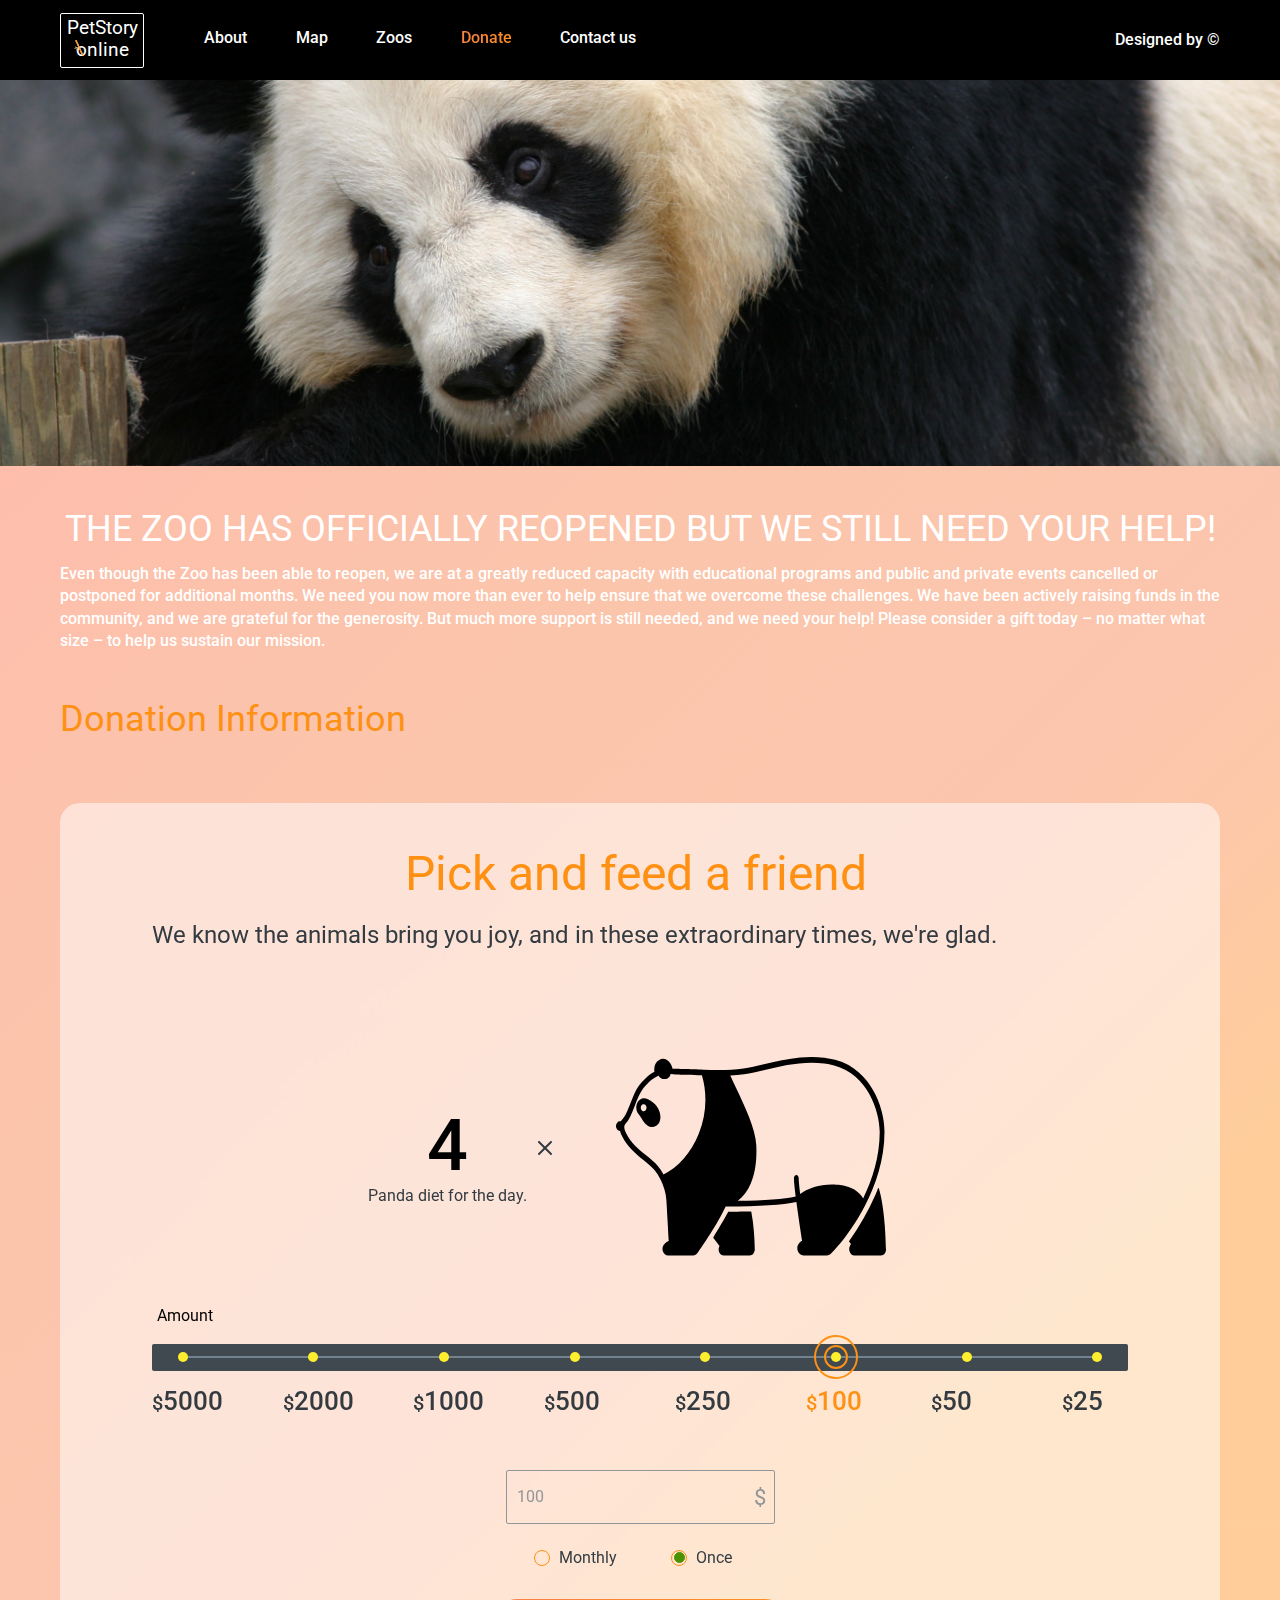
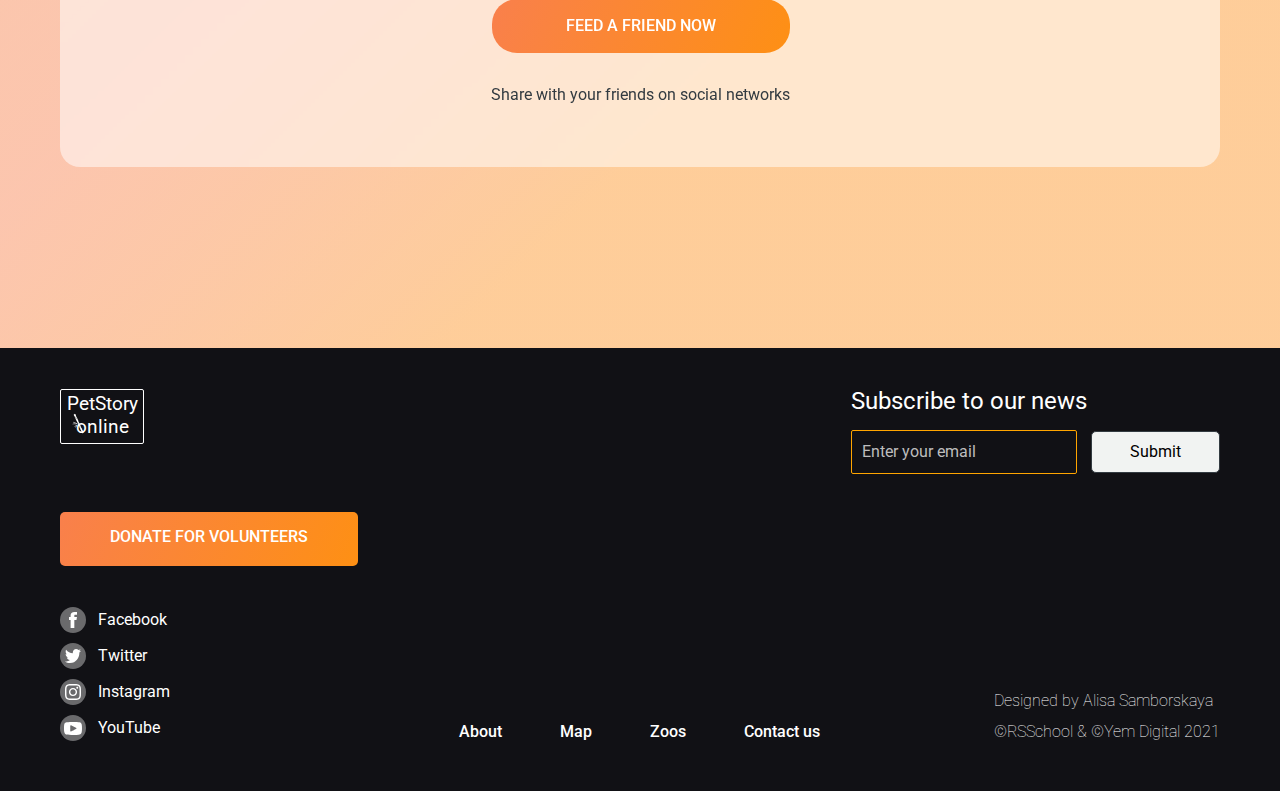
<file: online-zoo/pages/donate/index.html>
<!DOCTYPE html>
<html lang="en">
<head>
    <meta charset="UTF-8">
    <meta http-equiv="X-UA-Compatible" content="IE=edge">
    <meta name="viewport" content="width=device-width, initial-scale=1.0">
    <title>Donate</title>
    <link rel="shortcut icon" href="../../assets/icons/favicon.ico" type="image/x-icon">
    <link href="https://fonts.googleapis.com/css2?family=Roboto:wght@100;300;400;500;700&display=swap" rel="stylesheet">
    <link rel="stylesheet" href="css/normalize.css">
    <link rel="stylesheet" href="css/style.css">
</head>
<body>
    <header class="header">
        <div class="container">
            <div class="header__wrapper">
                <div class="header__navigation">
                    <h1 class="header__logo">
                        <a href="../main/index.html" class="header__logo_link">
                            PetStory online
                            <img class="header__logo_img" src="../../assets/icons/bamboo_popup.svg" alt="bamboo">
                        </a>
                    </h1>

                    <nav class="nav">
                        <ul class="nav__wrapper">
                            <li class="nav__item">
                                <a href="../main/index.html" class="nav__link">About</a>
                            </li>
                            <li class="nav__item">
                                <a href="#" class="nav__link">Map</a>
                            </li>
                            <li class="nav__item">
                                <a href="#" class="nav__link">Zoos</a>
                            </li>
                            <li class="nav__item">
                                <a href="../donate/index.html" class="nav__link nav__link_active">Donate</a>
                            </li>
                            <li class="nav__item">
                                <a href="#social" class="nav__link">Contact us</a>
                            </li>
                            <li class="nav__item nav__item_designed">
                                <a href="https://www.figma.com/file/ypzT9idgAILaSRVRmDAJxn/online-zoo-3-weeks" class="nav__link">Designed by ©</a>
                            </li>
                        </ul>
                    </nav>
                </div>
    
                <a href="https://www.figma.com/file/ypzT9idgAILaSRVRmDAJxn/online-zoo-3-weeks" class="header__designed">Designed by ©</a>

                <div class="burger">
                    <div class="burger__wrapper">
                        <div class="burger__item burger__first"></div>
                        <div class="burger__item burger__second"></div>
                        <div class="burger__item burger__third"></div>
                    </div>
                </div>
            </div>
        </div>
    </header>

    <div class="panda"></div>

    <section class="donate">
        <div class="container">
            <h2 class="donate__title">THE ZOO HAS OFFICIALLY REOPENED BUT WE STILL NEED YOUR HELP!</h2>
            <div class="donate__text">Even though the Zoo has been able to reopen, we are at a greatly reduced capacity with educational programs and public and private events cancelled or postponed for additional months. We need you now more than ever to help ensure that we overcome these challenges. We have been actively raising funds in the community, and we are grateful for the generosity.  But much more support is still needed, and we need your help! Please consider a gift today &ndash; no matter what size &ndash; to help us sustain our mission.</div>
            <div class="donate__info">Donation Information</div>
            <div class="block">
                <div class="block__container">
                    <div class="block__title">Pick and feed a friend</div>
                    <div class="block__text">We know the animals bring you joy, and in these extraordinary times, we're glad.</div>
                    <div class="block__wrapper">
                        <div class="block__diet">
                            <div class="block__diet_day">4</div>
                            <div class="block__diet_text">Panda diet for the day.</div>
                        </div>
                        <img src="../../assets/icons/x_icon.svg" alt="x" class="block__x">
                        <div class="block__panda">
                            <img src="../../assets/icons/panda_widget_small.svg" alt="panda" class="block__panda_small">
                            <img src="../../assets/icons/panda-widget.svg" alt="panda" class="block__panda_img">
                        </div>
                    </div>
                    <div class="block__amount">Amount</div>
                    <div class="progress">
                        <div class="progress__wrapper">
                            <div class="progress__bg">
                                <div class="progress__line"></div>
                            </div>
                            <div class="progress__box">
                                <div class="progress__btns">
                                    <div class="progress__btns_btn progress__btns_5000"></div>
                                </div>
                                <div class="progress__btns">
                                    <div class="progress__btns_btn progress__btns_2000"></div>
                                </div>
                                <div class="progress__btns">
                                    <div class="progress__btns_btn progress__btns_1000"></div>
                                </div>
                                <div class="progress__btns">
                                    <div class="progress__btns_btn progress__btns_500"></div>
                                </div>
                                <div class="progress__btns">
                                    <div class="progress__btns_btn progress__btns_250"></div>
                                </div>
                                <div class="progress__btns progress__btns_btn__activ">
                                    <div class="progress__btns_btn progress__btns_100"></div>
                                </div>
                                <div class="progress__btns">
                                    <div class="progress__btns_btn progress__btns_50"></div>
                                </div>
                                <div class="progress__btns progress__btns_25">
                                    <div class="progress__btns_btn"></div>
                                </div>
                            </div>
                            <div class="progress__container">
                                <div class="progress__item progress__item_5000"><span>$</span>5000</div>
                                <div class="progress__item progress__item_2000"><span>$</span>2000</div>
                                <div class="progress__item progress__item_1000"><span>$</span>1000</div>
                                <div class="progress__item progress__item_500"><span>$</span>500</div>
                                <div class="progress__item progress__item_250"><span>$</span>250</div>
                                <div class="progress__item progress__item_activ progress__item_100"><span>$</span>100</div>
                                <div class="progress__item progress__item_50"><span>$</span>50</div>
                                <div class="progress__item progress__item_25"><span>$</span>25</div>
                            </div>
                        </div>
                    </div>
                    <form action="#" class="progress__form">
                        <input type="number" class="progress__field" placeholder="Another amount" max="9999" value="100">
                        <div class="progress__dollar">$</div>
                        <div class="progress__radiobuttons">
                            <div class="progress__radio">
                                <input class="progress__radio_input" type="radio" id="Monthly" name="money">
                                <label class="progress__radio_label" for="Monthly">Monthly</label>
                            </div>
                            <div class="progress__radio">
                                <input class="progress__radio_input" type="radio" id="Once" name="money" checked="checked">
                                <label class="progress__radio_label" for="Once">Once</label>
                            </div>
                        </div>
                        <input type="submit" class="button progress__button" value="Feed a friend now">
                    </form>
                    <div class="progress__share">Share with your friends on social networks</div>
                </div>
            </div>
        </div>
    </section>

    <footer class="footer">
        <div class="container">
            <div class="footer__wrapper">
                <div class="footer__left">
                    <div class="footer__logo">
                        <a href="../main/index.html" class="footer__logo_link">
                            PetStory online
                            <img class="footer__logo_img" src="../../assets/icons/bamboo.png" alt="bamboo">
                        </a>
                    </div>
                    <a href="../donate/index.html" class="button footer__button">donate for volunteers</a>
                    <div class="social" id="social">
                        <div class="social__item social__facebook">
                            <a href="https://www.facebook.com/" class="social__logo"><img src="../../assets/icons/facebook.svg" alt="facebook"></a>
                            <a href="https://www.facebook.com/" class="social__name">Facebook</a>
                        </div>
                        <div class="social__item social__twitter">
                            <a href="https://twitter.com/" class="social__logo"><img src="../../assets/icons/twittwr.svg" alt="twitter"></a>
                            <a href="https://twitter.com/" class="social__name">Twitter</a>
                        </div>
                        <div class="social__item social__instagram">
                            <a href="https://www.instagram.com/" class="social__logo"><img src="../../assets/icons/instagram.svg" alt="instagram"></a>
                            <a href="https://www.instagram.com/" class="social__name">Instagram</a>
                        </div>
                        <div class="social__item social__youtube">
                            <a href="https://www.youtube.com/" class="social__logo"><img src="../../assets/icons/youtube.svg" alt="youtube"></a>
                            <a href="https://www.youtube.com/" class="social__name">YouTube</a>
                        </div>
                    </div>
                </div>
                <div class="footer__center">
                    <ul class="navigation">
                        <li class="navigation__item">
                            <a href="../main/index.html" class="navigation__link">About</a>
                        </li>
                        <li class="navigation__item">
                            <a href="#" class="navigation__link">Map</a>
                        </li>
                        <li class="navigation__item">
                            <a href="#" class="navigation__link">Zoos</a>
                        </li>
                        <li class="navigation__item">
                            <a href="#social" class="navigation__link">Contact us</a>
                        </li>
                    </ul>
                </div>
                <div class="footer__right">
                    <form class="form" action="#">
                        <div class="form__description">Subscribe to our news</div>
                        <input class="form__email" type="email" required placeholder="Enter your email">
                        <input class="form__submit" type="submit" value="Submit">
                    </form>
                    <div class="footer__author">
                        <div class="footer__author_name">Designed by Alisa Samborskaya</div>
                        <div class="footer__author_year">©RSSchool & ©Yem Digital 2021</div>
                    </div>
                </div>
            </div>
        </div>
    </footer>

    <script src="script.js"></script>
</body>
</html>
</file>
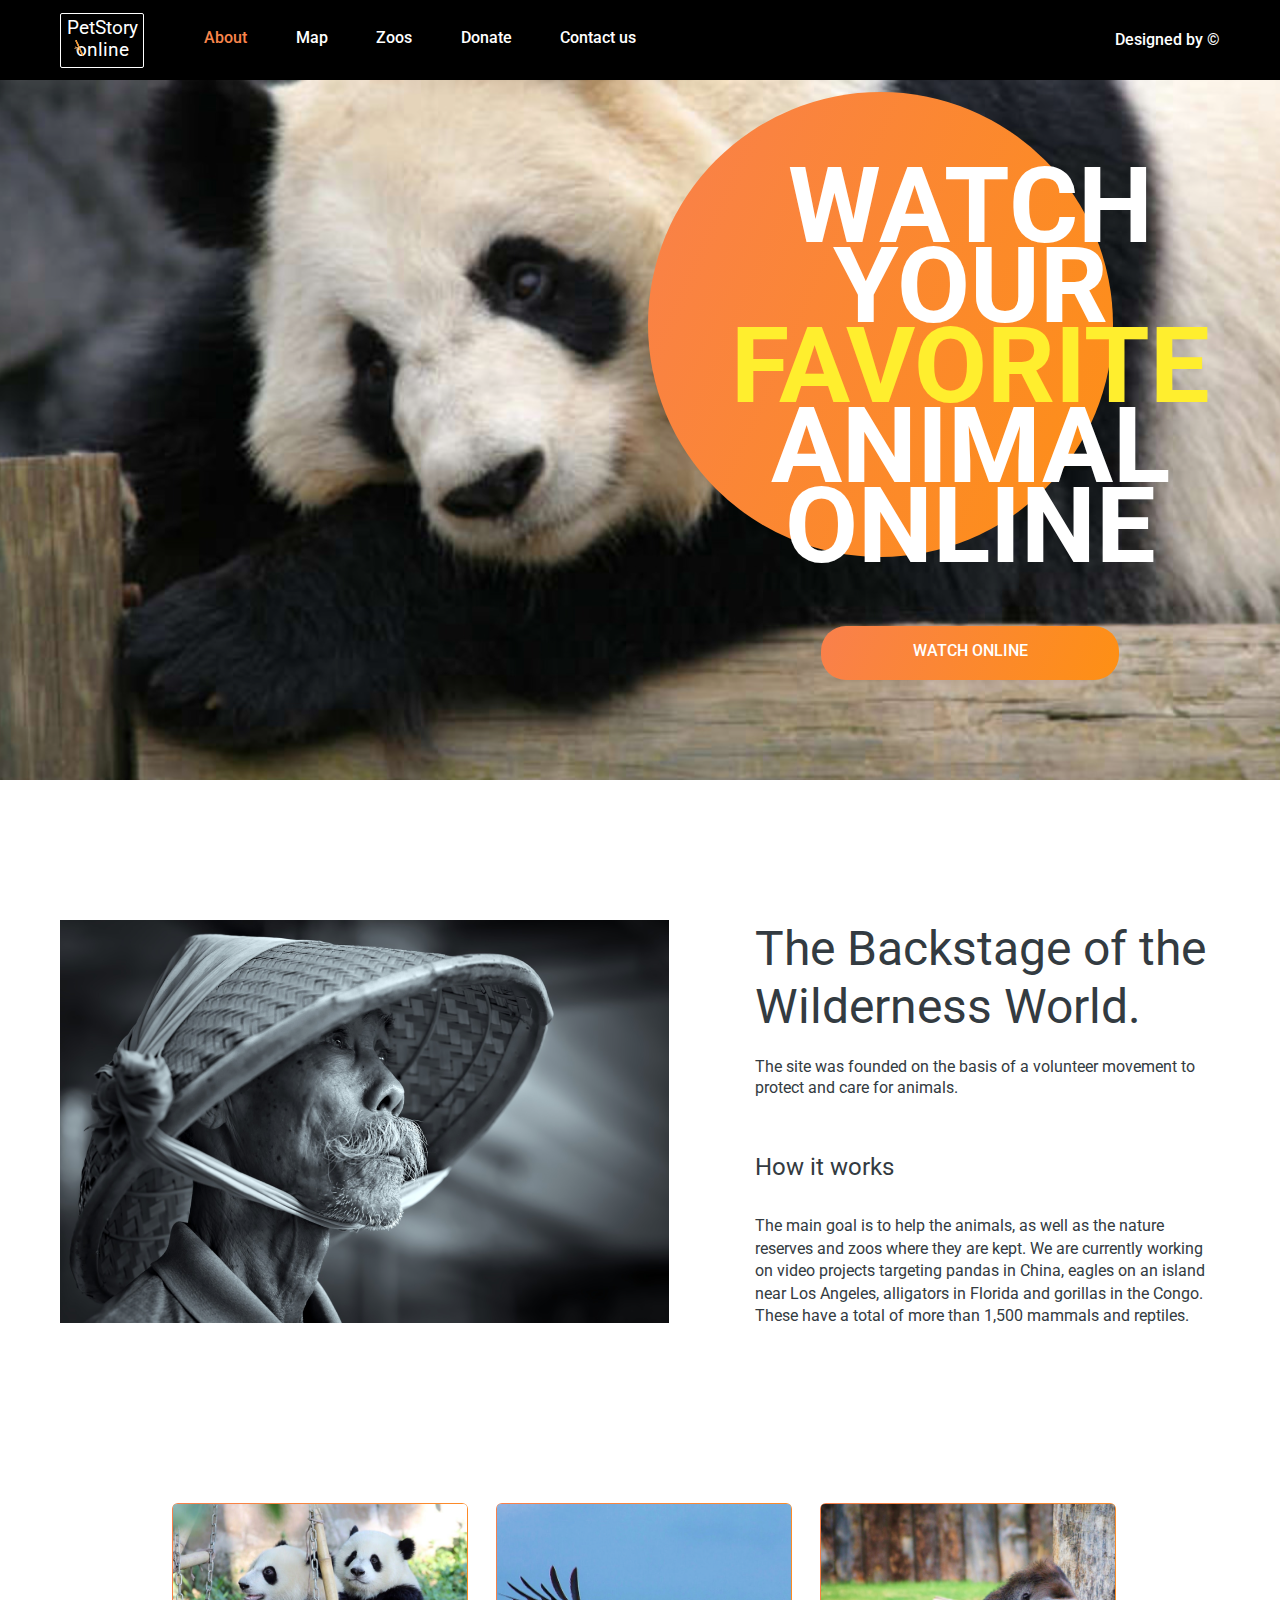
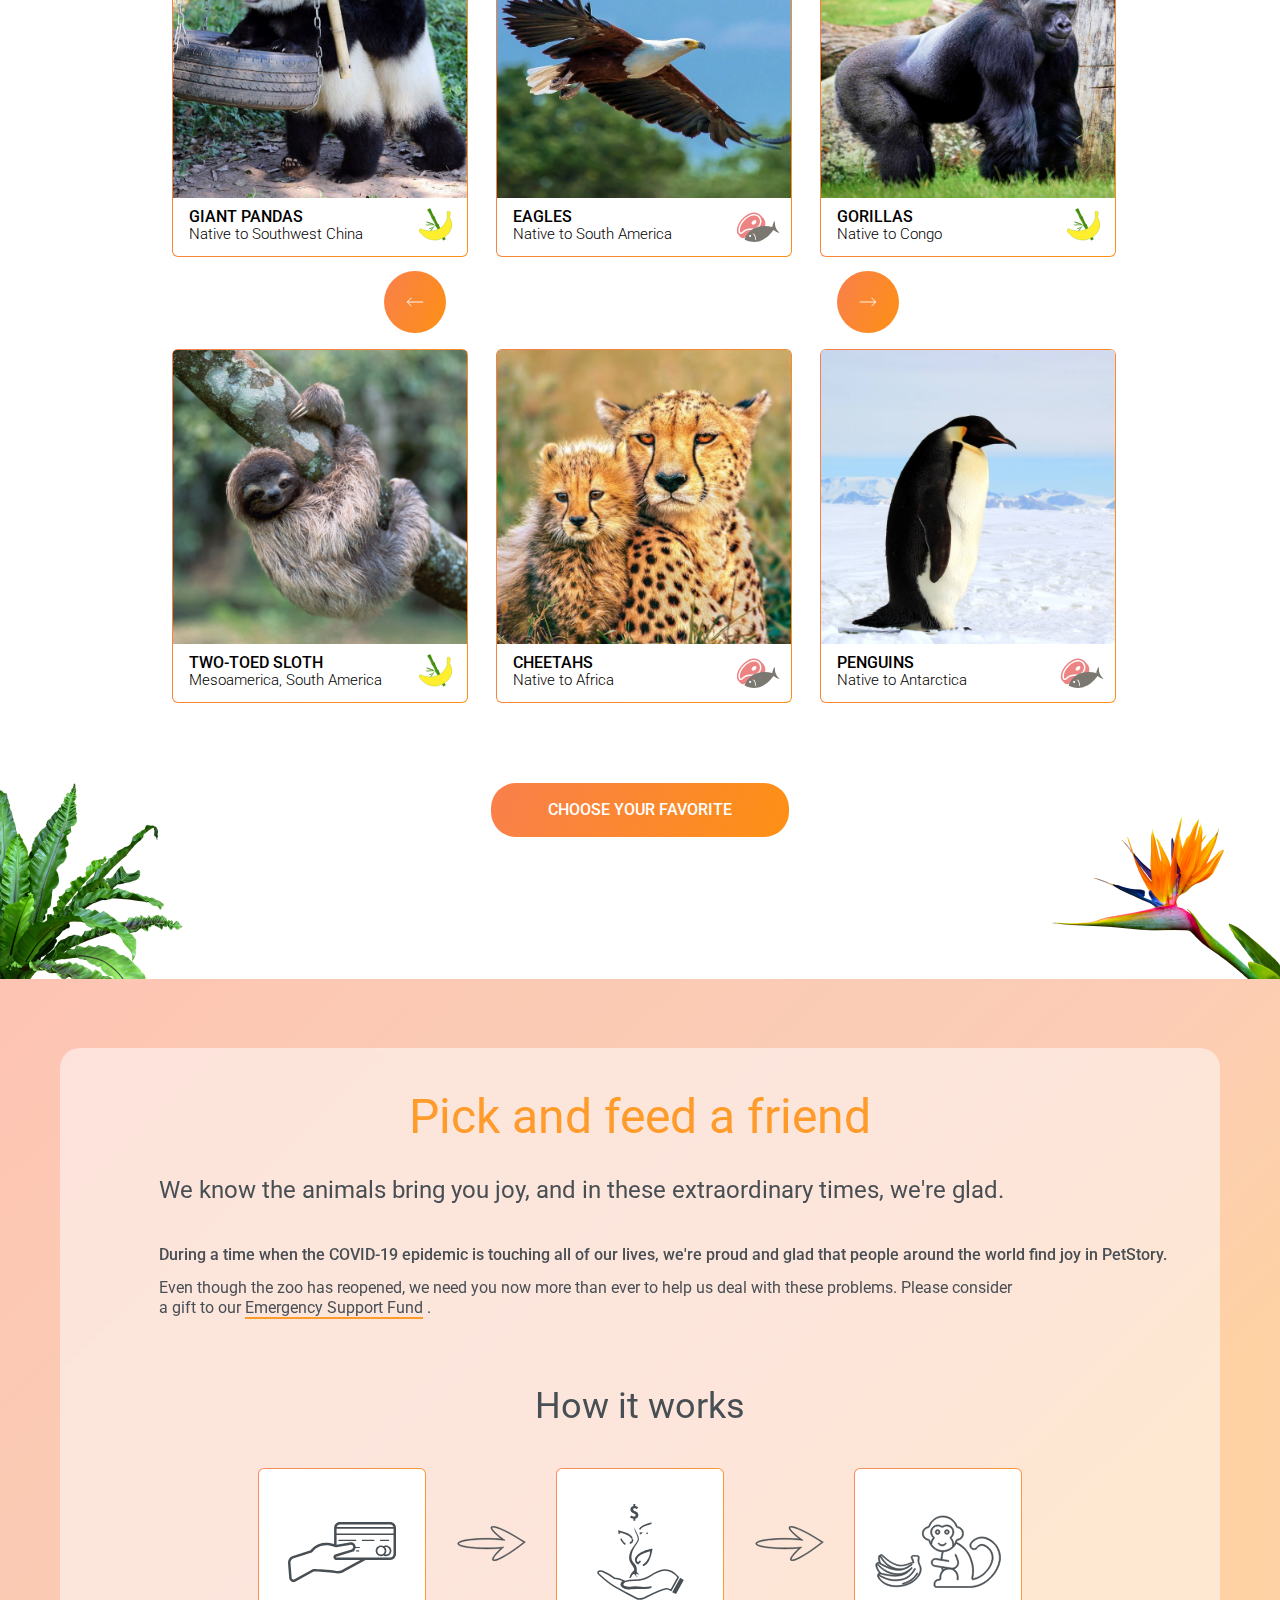
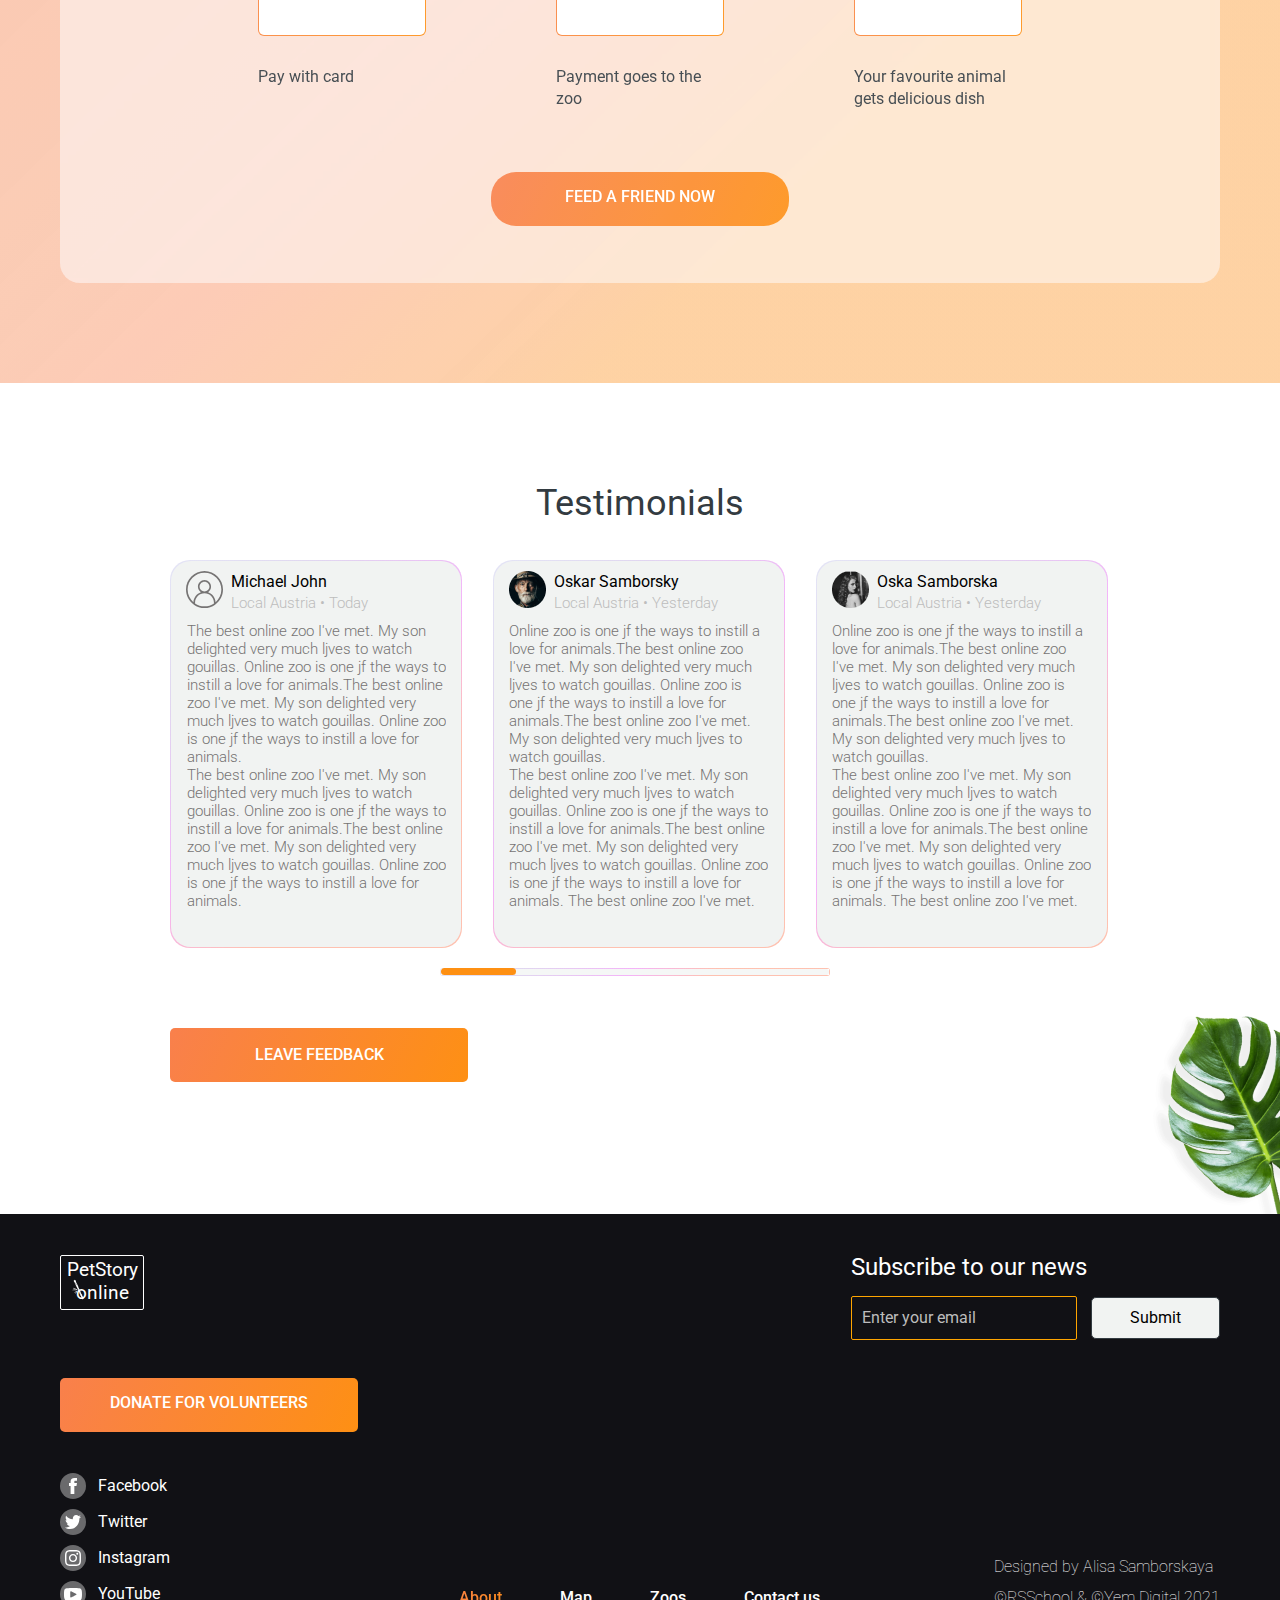
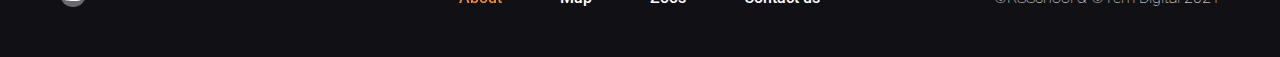
<file: online-zoo/pages/main/index.html>
<!DOCTYPE html>
<html lang="en">
<head>
    <meta charset="UTF-8">
    <meta http-equiv="X-UA-Compatible" content="IE=edge">
    <meta name="viewport" content="width=device-width, initial-scale=1.0">
    <title>Online ZOO</title>
    <link rel="shortcut icon" href="../../assets/icons/favicon.ico" type="image/x-icon">
    <link href="https://fonts.googleapis.com/css2?family=Roboto:wght@100;300;400;500;700&display=swap" rel="stylesheet">
    <link rel="stylesheet" href="css/normalize.css">
    <link rel="stylesheet" href="css/style.css">
</head>

<body>
    <header class="header">
        <div class="container">
            <div class="header__wrapper">
                <div class="header__navigation">
                    <h1 class="header__logo">
                        <a href="../main/index.html" class="header__logo_link">
                            PetStory online
                            <img class="header__logo_img" src="../../assets/icons/bamboo_popup.svg" alt="bamboo">
                        </a>
                    </h1>

                    <nav class="nav">
                        <ul class="nav__wrapper">
                            <li class="nav__item">
                                <a href="../main/index.html" class="nav__link nav__link_active">About</a>
                            </li>
                            <li class="nav__item">
                                <a href="#" class="nav__link">Map</a>
                            </li>
                            <li class="nav__item">
                                <a href="#" class="nav__link">Zoos</a>
                            </li>
                            <li class="nav__item">
                                <a href="../donate/index.html" class="nav__link">Donate</a>
                            </li>
                            <li class="nav__item">
                                <a href="#social" class="nav__link">Contact us</a>
                            </li>
                            <li class="nav__item nav__item_designed">
                                <a href="https://www.figma.com/file/ypzT9idgAILaSRVRmDAJxn/online-zoo-3-weeks" class="nav__link">Designed by ©</a>
                            </li>
                        </ul>
                    </nav>
                </div>
    
                <a href="https://www.figma.com/file/ypzT9idgAILaSRVRmDAJxn/online-zoo-3-weeks" class="header__designed">Designed by ©</a>

                <div class="burger">
                    <div class="burger__wrapper">
                        <div class="burger__item burger__first"></div>
                        <div class="burger__item burger__second"></div>
                        <div class="burger__item burger__third"></div>
                    </div>
                </div>
            </div>
        </div>
    </header>

    <section class="favorite">
        <div class="container">
            <div class="favorite__wrapper">
                <h2 class="favorite__bigtext">Watch your <span>favorite</span> animal online</h2>
                <a href="https://www.youtube.com/watch?v=OObOQ2GElhA" class="button favorite__button">watch online</a>
            </div>
            <a href="https://www.youtube.com/watch?v=OObOQ2GElhA" class="button favorite__button_small">watch online</a>
        </div>
    </section>

    <section class="backstage">
        <div class="container">
            <div class="backstage__wrapper">
                <div class="backstage__photo"></div>
                <div class="backstage__content">
                    <h2 class="backstage__title">The Backstage of the Wilderness World.</h2>
                    <div class="backstage__text_small">The site was founded on the basis of a volunteer movement to protect and care for animals.</div>
                    <div class="backstage__text_large">How it works</div>
                    <div class="backstage__text_medium">The main goal is to help the animals, as well as the nature reserves and zoos where they are kept. We are currently working on video projects targeting pandas in China, eagles on an island near Los Angeles, alligators in Florida and gorillas in the Congo. These have a total of more than 1,500 mammals and reptiles.</div>
                </div>
            </div>
        </div>
    </section>

    <div class="pets">
        <div class="container">
            <div class="pets__slider">
                <button class="pets__btn pets__btn_left">
                    <img src="../../assets/icons/arrow_left.svg" alt="arrow_left">
                </button>
                <div class="pets__wrapper">
                    <div class="pets__grad">
                        <div class="pets__item">
                            <div class="pets__image pets__image_pandas"></div>
                            <div class="pets__content">
                                <div class="pets__subtitle">giant Pandas</div>
                                <div class="pets__text">Native to Southwest China</div>
                                <img src="../../assets/icons/banana-bamboo_icon.svg" alt="banana" class="pets__food pets__food_banana">
                            </div>
                        </div>
                    </div>
                    <div class="pets__grad">
                        <div class="pets__item">
                            <div class="pets__image pets__image_eagles"></div>
                            <div class="pets__content">
                                <div class="pets__subtitle">Eagles</div>
                                <div class="pets__text">Native to South America</div>
                                <img src="../../assets/icons/meet-fish_icon.svg" alt="banana" class="pets__food pets__food_meet">
                            </div>
                        </div>
                    </div>
                    <div class="pets__grad">
                        <div class="pets__item">
                            <div class="pets__image pets__image_gorillas"></div>
                            <div class="pets__content">
                                <div class="pets__subtitle">Gorillas</div>
                                <div class="pets__text">Native to Congo</div>
                                <img src="../../assets/icons/banana-bamboo_icon.svg" alt="banana" class="pets__food pets__food_banana">
                            </div>
                        </div>
                    </div>
                    <div class="pets__grad">
                        <div class="pets__item">
                            <div class="pets__image pets__image_sloth"></div>
                            <div class="pets__content">
                                <div class="pets__subtitle">Two-toed Sloth</div>
                                <div class="pets__text">Mesoamerica, South America</div>
                                <img src="../../assets/icons/banana-bamboo_icon.svg" alt="banana" class="pets__food pets__food_banana">
                            </div>
                        </div>
                    </div>
                    <div class="pets__grad">
                        <div class="pets__item">
                            <div class="pets__image pets__image_cheetahs"></div>
                            <div class="pets__content">
                                <div class="pets__subtitle">cheetahs</div>
                                <div class="pets__text">Native to Africa</div>
                                <img src="../../assets/icons/meet-fish_icon.svg" alt="banana" class="pets__food pets__food_meet">
                            </div>
                        </div>
                    </div>
                    <div class="pets__grad">
                        <div class="pets__item">
                            <div class="pets__image pets__image_ping"></div>
                            <div class="pets__content">
                                <div class="pets__subtitle">Penguins</div>
                                <div class="pets__text">Native to Antarctica</div>
                                <img src="../../assets/icons/meet-fish_icon.svg" alt="banana" class="pets__food pets__food_meet">
                            </div>
                        </div>
                    </div>
                </div>
                <button class="pets__btn pets__btn_right">
                    <img src="../../assets/icons/arrow_right.svg" alt="arrow_right">
                </button>
            </div>
            <button class="button pets__button">choose your favorite</button>
        </div>
    </div>

    <section class="pick">
        <div class="container">
            <div class="pick__box">
                <h2 class="pick__title">Pick and feed a friend</h2>
                <div class="pick__text_large">We know the animals bring you joy, and in these extraordinary times, we're glad.</div>
                <div class="pick__text_medium">During a time when the COVID-19 epidemic is touching all of our lives, we're proud and glad that people around the world find joy in PetStory.</div>
                <div class="pick__text_small">Even though the zoo has reopened, we need you now more than ever to help us deal with these problems. Please consider a gift to our <a href="../donate/index.html" class="pick__link">Emergency Support Fund</a> . </div>
                <div class="pick__subtitle">How it works</div>
                <div class="pick__wrapper">
                    <div class="pick__content">
                        <div class="pick__grad">
                            <div class="pick__item">
                                <img src="../../assets/icons/1_pay.svg" alt="pay">
                            </div>
                        </div>
                        <div class="pick__content_text">Pay with card<br></div>
                    </div>

                    <div class="pick__arrow pick__arrow_one"></div>

                    <div class="pick__content pick__content_fix">
                        <div class="pick__grad">
                            <div class="pick__item">
                                <img src="../../assets/icons/2_zoo.svg" alt="zoo">
                            </div>
                        </div>
                        <div class="pick__content_text">Payment goes to the zoo</div>
                    </div>
                    
                    <div class="pick__arrow pick__arrow_two"></div>

                    <div class="pick__content">
                        <div class="pick__grad">
                            <div class="pick__item">
                                <img src="../../assets/icons/3_monkey.svg" alt="monkey">
                            </div>
                        </div>
                        <div class="pick__content_text">Your favourite animal gets delicious dish</div>
                    </div>
                </div>
                <a href="../donate/index.html" class="button pick__button">Feed a friend now</a>
            </div>
        </div>
    </section>

    <section class="testimonials">
        <div class="container">
            <h2 class="testimonials__title">Testimonials</h2>
            <div class="testimonials__wrapper">
                <div class="testimonials__background">
                    <div class="testimonials__gradient testimonials__gradient_one">
                        <div class="testimonials__item">
                            <div class="testimonials__author">
                                <img src="../../assets/icons/1_face.svg" alt="face">
                                <div class="testimonials__textblock">
                                    <div class="testimonials__name">Michael John</div>
                                    <div class="testimonials__born">Local Austria • Today</div>
                                </div>
                            </div>
                            <div class="testimonials__text">The best online zoo I've met. My son delighted very much ljves to watch gouillas. Online zoo is one jf the ways to instill a love for animals.The best online zoo I've met. My son delighted very much ljves to watch gouillas. Online zoo is one jf the ways to instill a love for animals.<br>
                            The best online zoo I've met. My son delighted very much ljves to watch gouillas. Online zoo is one jf the ways to instill a love for animals.The best online zoo I've met. My son delighted very much ljves to watch gouillas. Online zoo is one jf the ways to instill a love for animals.
                            </div>
                        </div>
                        <div class="X"></div>
                    </div>
                </div>
                <div class="testimonials__background">
                    <div class="testimonials__gradient testimonials__gradient_two">
                        <div class="testimonials__item">
                            <div class="testimonials__author">
                                <img src="../../assets/icons/2_face.png" alt="face">
                                <div class="testimonials__textblock">
                                    <div class="testimonials__name">Oskar Samborsky</div>
                                    <div class="testimonials__born">Local Austria • Yesterday</div>
                                </div>
                            </div>
                            <div class="testimonials__text">Online zoo is one jf the ways to instill a love for animals.The best online zoo I've met. My son delighted very much ljves to watch gouillas. Online zoo is one jf the ways to instill a love for animals.The best online zoo I've met. My son delighted very much ljves to watch gouillas.<br>
                            The best online zoo I've met. My son delighted very much ljves to watch gouillas. Online zoo is one jf the ways to instill a love for animals.The best online zoo I've met. My son delighted very much ljves to watch gouillas. Online zoo is one jf the ways to instill a love for<span> animals.
                            The best online zoo I've met. My son delighted very much ljves to watch gouillas. Online zoo is one jf the ways to instill a love for animals.The best online zoo I've met. My son delighted very much ljves to watch gouillas. Online zoo is one jf the ways to instill a love for animals.</span>
                            </div>
                        </div>
                        <div class="X"></div>
                    </div>
                </div>
                <div class="testimonials__background">
                    <div class="testimonials__gradient">
                        <div class="testimonials__item">
                            <div class="testimonials__author testimonials__author_fix">
                                <img src="../../assets/icons/4_face.png" alt="face">
                                <div class="testimonials__textblock">
                                    <div class="testimonials__name">Oska Samborska</div>
                                    <div class="testimonials__born">Local Austria • Yesterday</div>
                                </div>
                            </div>
                            <div class="testimonials__text">Online zoo is one jf the ways to instill a love for animals.The best online zoo I've met. My son delighted very much ljves to watch gouillas. Online zoo is one jf the ways to instill a love for animals.The best online zoo I've met. My son delighted very much ljves to watch gouillas.<br>
                            The best online zoo I've met. My son delighted very much ljves to watch gouillas. Online zoo is one jf the ways to instill a love for animals.The best online zoo I've met. My son delighted very much ljves to watch gouillas. Online zoo is one jf the ways to instill a love for animals.
                            The best online zoo I've met. My son delighted very much ljves to watch gouillas. Online zoo is one jf the ways to instill a love for animals.The best online zoo I've met. My son delighted very much ljves to watch gouillas. Online zoo is one jf the ways to instill a love for animals.
                            </div>
                        </div>
                        <div class="X"></div>
                    </div>
                </div>
                <div class="testimonials__gradient testimonials__gradient_hide testimonials__gradient_four">
                    <div class="testimonials__item">
                        <div class="testimonials__author">
                            <img src="../../assets/icons/3_face.png" alt="face">
                            <div class="testimonials__textblock">
                                <div class="testimonials__name">Fredericka Michelin</div>
                                <div class="testimonials__born">Local Austria • Yesterday</div>
                            </div>
                        </div>
                        <div class="testimonials__text">The best online zoo I've met. My son delighted very much ljves to watch gouillas. Online zoo is one jf the ways to instill a love for animals.The best online zoo I've met. My son delighted very much ljves to watch gouillas. Online zoo is one jf the ways to instill a love for animals.<br>
                        The best online zoo I've met. My son delighted very much ljves to watch gouillas. Online zoo is one jf the ways to instill a love for animals.The best online zoo I've met.<br>
                        The best online zoo I've met. My son delighted very much ljves to watch gouillas. Online zoo is one jf the ways to instill a love for animals.The best online zoo I've met. My son delighted very much ljves to watch gouillas. Online zoo is one jf the ways to instill a love for animals.
                        </div>
                    </div>
                </div>
                <div class="testimonials__gradient testimonials__gradient_five testimonials__gradient_hide">
                    <div class="testimonials__item">
                        <div class="testimonials__author">
                            <img src="../../assets/icons/4_face.png" alt="face">
                            <div class="testimonials__textblock">
                                <div class="testimonials__name">Mila Riksha</div>
                                <div class="testimonials__born">Local Austria • Yesterday</div>
                            </div>
                        </div>
                        <div class="testimonials__text">My son delighted very much ljves to watch gouillas. Online zoo is one jf the ways to instill a love for animals.The best online zoo I've met. My son delighted very much ljves to watch gouillas. Online zoo is one jf the ways to instill a love for animals.The best online zoo I've met. My son delighted very much ljves to watch gouillas. Online zoo is one jf the ways to instill a love for animals.The best online zoo I've met. My son delighted very much ljves to watch gouillas.<br>
                        The best online zoo I've met. My son delighted very much ljves to watch gouillas. Online zoo is one jf the ways to instill a love for animals.The best online zoo I've met. My son delighted very much ljves to watch gouillas. Online zoo is one jf the ways to instill a love for animals.
                        </div>
                    </div>
                </div>
                <div class="testimonials__gradient testimonials__gradient_one testimonials__gradient_hide">
                    <div class="testimonials__item">
                        <div class="testimonials__author">
                            <img src="../../assets/icons/1_face.svg" alt="face">
                            <div class="testimonials__textblock">
                                <div class="testimonials__name">Michael John</div>
                                <div class="testimonials__born">Local Austria • Today</div>
                            </div>
                        </div>
                        <div class="testimonials__text">The best online zoo I've met. My son delighted very much ljves to watch gouillas. Online zoo is one jf the ways to instill a love for animals.The best online zoo I've met. My son delighted very much ljves to watch gouillas. Online zoo is one jf the ways to instill a love for animals.<br>
                        The best online zoo I've met. My son delighted very much ljves to watch gouillas. Online zoo is one jf the ways to instill a love for animals.The best online zoo I've met. My son delighted very much ljves to watch gouillas. Online zoo is one jf the ways to instill a love for animals.
                        </div>
                    </div>
                </div>
                <div class="testimonials__gradient testimonials__gradient_two testimonials__gradient_hide">
                    <div class="testimonials__item">
                        <div class="testimonials__author">
                            <img src="../../assets/icons/2_face.png" alt="face">
                            <div class="testimonials__textblock">
                                <div class="testimonials__name">Oskar Samborsky</div>
                                <div class="testimonials__born">Local Austria • Yesterday</div>
                            </div>
                        </div>
                        <div class="testimonials__text">Online zoo is one jf the ways to instill a love for animals.The best online zoo I've met. My son delighted very much ljves to watch gouillas. Online zoo is one jf the ways to instill a love for animals.The best online zoo I've met. My son delighted very much ljves to watch gouillas.<br>
                        The best online zoo I've met. My son delighted very much ljves to watch gouillas. Online zoo is one jf the ways to instill a love for animals.The best online zoo I've met. My son delighted very much ljves to watch gouillas. Online zoo is one jf the ways to instill a love for<span> animals.
                        The best online zoo I've met. My son delighted very much ljves to watch gouillas. Online zoo is one jf the ways to instill a love for animals.The best online zoo I've met. My son delighted very much ljves to watch gouillas. Online zoo is one jf the ways to instill a love for animals.</span>
                        </div>
                    </div>
                </div>
                <div class="testimonials__gradient testimonials__gradient_three testimonials__gradient_hide">
                    <div class="testimonials__item">
                        <div class="testimonials__author testimonials__author_fix">
                            <img src="../../assets/icons/4_face.png" alt="face">
                            <div class="testimonials__textblock">
                                <div class="testimonials__name">Oska Samborska</div>
                                <div class="testimonials__born">Local Austria • Yesterday</div>
                            </div>
                        </div>
                        <div class="testimonials__text">Online zoo is one jf the ways to instill a love for animals.The best online zoo I've met. My son delighted very much ljves to watch gouillas. Online zoo is one jf the ways to instill a love for animals.The best online zoo I've met. My son delighted very much ljves to watch gouillas.<br>
                        The best online zoo I've met. My son delighted very much ljves to watch gouillas. Online zoo is one jf the ways to instill a love for animals.The best online zoo I've met. My son delighted very much ljves to watch gouillas. Online zoo is one jf the ways to instill a love for animals.
                        The best online zoo I've met. My son delighted very much ljves to watch gouillas. Online zoo is one jf the ways to instill a love for animals.The best online zoo I've met. My son delighted very much ljves to watch gouillas. Online zoo is one jf the ways to instill a love for animals.
                        </div>
                    </div>
                </div>
                <div class="testimonials__gradient testimonials__gradient_four testimonials__gradient_hide testimonials__gradient_three">
                    <div class="testimonials__item">
                        <div class="testimonials__author">
                            <img src="../../assets/icons/3_face.png" alt="face">
                            <div class="testimonials__textblock">
                                <div class="testimonials__name">Fredericka Michelin</div>
                                <div class="testimonials__born">Local Austria • Yesterday</div>
                            </div>
                        </div>
                        <div class="testimonials__text">The best online zoo I've met. My son delighted very much ljves to watch gouillas. Online zoo is one jf the ways to instill a love for animals.The best online zoo I've met. My son delighted very much ljves to watch gouillas. Online zoo is one jf the ways to instill a love for animals.<br>
                        The best online zoo I've met. My son delighted very much ljves to watch gouillas. Online zoo is one jf the ways to instill a love for animals.The best online zoo I've met.<br>
                        The best online zoo I've met. My son delighted very much ljves to watch gouillas. Online zoo is one jf the ways to instill a love for animals.The best online zoo I've met. My son delighted very much ljves to watch gouillas. Online zoo is one jf the ways to instill a love for animals.
                        </div>
                    </div>
                </div>
                <div class="testimonials__gradient testimonials__gradient_five testimonials__gradient_hide">
                    <div class="testimonials__item">
                        <div class="testimonials__author">
                            <img src="../../assets/icons/4_face.png" alt="face">
                            <div class="testimonials__textblock">
                                <div class="testimonials__name">Mila Riksha</div>
                                <div class="testimonials__born">Local Austria • Yesterday</div>
                            </div>
                        </div>
                        <div class="testimonials__text">My son delighted very much ljves to watch gouillas. Online zoo is one jf the ways to instill a love for animals.The best online zoo I've met. My son delighted very much ljves to watch gouillas. Online zoo is one jf the ways to instill a love for animals.The best online zoo I've met. My son delighted very much ljves to watch gouillas. Online zoo is one jf the ways to instill a love for animals.The best online zoo I've met. My son delighted very much ljves to watch gouillas.<br>
                        The best online zoo I've met. My son delighted very much ljves to watch gouillas. Online zoo is one jf the ways to instill a love for animals.The best online zoo I've met. My son delighted very much ljves to watch gouillas. Online zoo is one jf the ways to instill a love for animals.
                        </div>
                    </div>
                </div>
                <div class="testimonials__gradient testimonials__gradient_one testimonials__gradient_hide">
                    <div class="testimonials__item">
                        <div class="testimonials__author">
                            <img src="../../assets/icons/1_face.svg" alt="face">
                            <div class="testimonials__textblock">
                                <div class="testimonials__name">Michael John</div>
                                <div class="testimonials__born">Local Austria • Today</div>
                            </div>
                        </div>
                        <div class="testimonials__text">The best online zoo I've met. My son delighted very much ljves to watch gouillas. Online zoo is one jf the ways to instill a love for animals.The best online zoo I've met. My son delighted very much ljves to watch gouillas. Online zoo is one jf the ways to instill a love for animals.<br>
                        The best online zoo I've met. My son delighted very much ljves to watch gouillas. Online zoo is one jf the ways to instill a love for animals.The best online zoo I've met. My son delighted very much ljves to watch gouillas. Online zoo is one jf the ways to instill a love for animals.
                        </div>
                    </div>
                </div>
                <div class="testimonials__gradient testimonials__gradient_two testimonials__gradient_hide">
                    <div class="testimonials__item">
                        <div class="testimonials__author">
                            <img src="../../assets/icons/2_face.png" alt="face">
                            <div class="testimonials__textblock">
                                <div class="testimonials__name">Oskar Samborsky</div>
                                <div class="testimonials__born">Local Austria • Yesterday</div>
                            </div>
                        </div>
                        <div class="testimonials__text">Online zoo is one jf the ways to instill a love for animals.The best online zoo I've met. My son delighted very much ljves to watch gouillas. Online zoo is one jf the ways to instill a love for animals.The best online zoo I've met. My son delighted very much ljves to watch gouillas.<br>
                        The best online zoo I've met. My son delighted very much ljves to watch gouillas. Online zoo is one jf the ways to instill a love for animals.The best online zoo I've met. My son delighted very much ljves to watch gouillas. Online zoo is one jf the ways to instill a love for<span> animals.
                        The best online zoo I've met. My son delighted very much ljves to watch gouillas. Online zoo is one jf the ways to instill a love for animals.The best online zoo I've met. My son delighted very much ljves to watch gouillas. Online zoo is one jf the ways to instill a love for animals.</span>
                        </div>
                    </div>
                </div>
                <div class="testimonials__gradient testimonials__gradient_three testimonials__gradient_hide">
                    <div class="testimonials__item">
                        <div class="testimonials__author testimonials__author_fix">
                            <img src="../../assets/icons/4_face.png" alt="face">
                            <div class="testimonials__textblock">
                                <div class="testimonials__name">Oska Samborska</div>
                                <div class="testimonials__born">Local Austria • Yesterday</div>
                            </div>
                        </div>
                        <div class="testimonials__text">Online zoo is one jf the ways to instill a love for animals.The best online zoo I've met. My son delighted very much ljves to watch gouillas. Online zoo is one jf the ways to instill a love for animals.The best online zoo I've met. My son delighted very much ljves to watch gouillas.<br>
                        The best online zoo I've met. My son delighted very much ljves to watch gouillas. Online zoo is one jf the ways to instill a love for animals.The best online zoo I've met. My son delighted very much ljves to watch gouillas. Online zoo is one jf the ways to instill a love for animals.
                        The best online zoo I've met. My son delighted very much ljves to watch gouillas. Online zoo is one jf the ways to instill a love for animals.The best online zoo I've met. My son delighted very much ljves to watch gouillas. Online zoo is one jf the ways to instill a love for animals.
                        </div>
                    </div>
                </div>
                <div class="testimonials__gradient testimonials__gradient_small-desktop testimonials__gradient_hide">
                    <div class="testimonials__item">
                        <div class="testimonials__author">
                            <img src="../../assets/icons/3_face.png" alt="face">
                            <div class="testimonials__textblock">
                                <div class="testimonials__name">Fredericka Michelin</div>
                                <div class="testimonials__born">Local Austria • Yesterday</div>
                            </div>
                        </div>
                        <div class="testimonials__text">The best online zoo I've met. My son delighted very much ljves to watch gouillas. Online zoo is one jf the ways to instill a love for animals.The best online zoo I've met. My son delighted very much ljves to watch gouillas. Online zoo is one jf the ways to instill a love for animals.<br>
                        The best online zoo I've met. My son delighted very much ljves to watch gouillas. Online zoo is one jf the ways to instill a love for animals.The best online zoo I've met.<br>
                        The best online zoo I've met. My son delighted very much ljves to watch gouillas. Online zoo is one jf the ways to instill a love for animals.The best online zoo I've met. My son delighted very much ljves to watch gouillas. Online zoo is one jf the ways to instill a love for animals.
                        </div>
                    </div>
                </div>
            </div>
            <div class="testimonials__grad">
                <div class="testimonials__scrollbar">
                    <input class="testimonials__scrollbar_scroll" type="range" min="0"  max="7" value="0"  step="1">
                </div>
            </div>
            <button class="button testimonials__button">leave feedback</button>
        </div>
    </section>

    <footer class="footer">
        <div class="container">
            <div class="footer__wrapper">
                <div class="footer__left">
                    <div class="footer__logo">
                        <a href="../main/index.html" class="footer__logo_link">
                            PetStory online
                            <img class="footer__logo_img" src="../../assets/icons/bamboo.png" alt="bamboo">
                        </a>
                    </div>
                    <a href="../donate/index.html" class="button footer__button">donate for volunteers</a>
                    <div class="social" id="social">
                        <div class="social__item social__facebook">
                            <a href="https://www.facebook.com/" class="social__logo"><img src="../../assets/icons/facebook.svg" alt="facebook"></a>
                            <a href="https://www.facebook.com/" class="social__name">Facebook</a>
                        </div>
                        <div class="social__item social__twitter">
                            <a href="https://twitter.com/" class="social__logo"><img src="../../assets/icons/twittwr.svg" alt="twitter"></a>
                            <a href="https://twitter.com/" class="social__name">Twitter</a>
                        </div>
                        <div class="social__item social__instagram">
                            <a href="https://www.instagram.com/" class="social__logo"><img src="../../assets/icons/instagram.svg" alt="instagram"></a>
                            <a href="https://www.instagram.com/" class="social__name">Instagram</a>
                        </div>
                        <div class="social__item social__youtube">
                            <a href="https://www.youtube.com/" class="social__logo"><img src="../../assets/icons/youtube.svg" alt="youtube"></a>
                            <a href="https://www.youtube.com/" class="social__name">YouTube</a>
                        </div>
                    </div>
                </div>
                <div class="footer__center">
                    <ul class="navigation">
                        <li class="navigation__item">
                            <a href="../main/index.html" class="navigation__link navigation__link_active">About</a>
                        </li>
                        <li class="navigation__item">
                            <a href="#" class="navigation__link">Map</a>
                        </li>
                        <li class="navigation__item">
                            <a href="#" class="navigation__link">Zoos</a>
                        </li>
                        <li class="navigation__item">
                            <a href="#social" class="navigation__link">Contact us</a>
                        </li>
                    </ul>
                </div>
                <div class="footer__right">
                    <form class="form" action="#">
                        <div class="form__description">Subscribe to our news</div>
                        <input class="form__email" type="email" required placeholder="Enter your email">
                        <input class="form__submit" type="submit" value="Submit">
                    </form>
                    <div class="footer__author">
                        <div class="footer__author_name">Designed by Alisa Samborskaya</div>
                        <div class="footer__author_year">©RSSchool & ©Yem Digital 2021</div>
                    </div>
                </div>
            </div>
        </div>
    </footer>

    <script src="script.js"></script>
</body>
</html>
</file>
<file: online-zoo/pages/donate/css/style.css>
* {
  font-family: "Roboto", sans-serif;
}

html {
  scroll-behavior: smooth;
}

.body_active {
  overflow-y: hidden;
}

.container {
  position: relative;
  margin: 0 auto;
  padding: 0 30px;
  max-width: 1160px;
}

h2 {
  margin: 0;
}

.hide {
  display: none;
}

.button {
  width: 298px;
  height: 54px;
  left: calc(50% - 149px + 332px);
  top: 626px;
  background: linear-gradient(113.96deg, #F9804B 1.49%, #FE9013 101.44%);
  border: none;
  border-radius: 25px;
  font-weight: 500;
  font-size: 16px;
  text-align: center;
  text-transform: uppercase;
  cursor: pointer;
  color: #FFFFFF;
}
.button:hover {
  background: #E47209;
}
.button:active {
  background: #4B9200;
}

.header {
  width: 100%;
  height: 80px;
  background-color: #000000;
  z-index: 3;
}
.header__wrapper {
  height: 80px;
  display: flex;
  justify-content: space-between;
  align-items: center;
}
.header__navigation {
  display: flex;
  justify-content: space-between;
  align-items: center;
}
.header__logo {
  position: relative;
}
.header__logo_link {
  padding-top: 3px;
  height: 50px;
  width: 82px;
  display: block;
  text-decoration: none;
  font-style: normal;
  font-weight: 400;
  font-size: 19.0145px;
  line-height: 120%;
  text-align: center;
  border: 1.2px solid #FFFFFF;
  border-radius: 2px;
  color: #FFFFFF;
  transition: all 0.3s;
}
.header__logo_link:hover {
  margin-left: -3px;
  margin-right: -3px;
  padding-top: 5px;
  height: 52px;
  width: 88px;
  border-color: #FFD27F;
}
.header__logo_link:active {
  border-color: #f9864c;
}
.header__logo_img {
  position: absolute;
  top: 27px;
  left: 14px;
}
.header .nav {
  margin-left: 10px;
}
.header .nav__wrapper {
  display: flex;
  justify-content: space-between;
  width: 492px;
  height: 22px;
}
.header .nav__item {
  list-style-type: none;
}
.header .nav__item_designed {
  display: none;
}
.header .nav__link {
  padding: 10px;
  text-decoration: none;
  font-weight: 500;
  font-size: 16px;
  color: #FFFFFF;
  transition: all 0.3s;
}
.header .nav__link:hover {
  color: #FFD27F;
}
.header .nav__link:active {
  color: #f9864c;
}
.header .nav__link_active {
  background: linear-gradient(113.96deg, #F9804B 1.49%, #FE9013 101.44%);
  -webkit-background-clip: text;
  -webkit-text-fill-color: transparent;
}
.header__designed {
  padding: 10px 0;
  text-decoration: none;
  font-weight: 500;
  font-size: 16px;
  color: #FFFFFF;
  transition: all 0.3s;
}
.header__designed:hover {
  color: #FFD27F;
}
.header__designed:active {
  color: #f9864c;
}

.burger {
  display: none;
  cursor: pointer;
}
.burger__wrapper {
  width: 18px;
  height: 10px;
  display: flex;
  flex-direction: column;
  justify-content: space-between;
}
.burger__item {
  width: 18px;
  height: 2px;
  background: #FFFFFF;
  border-radius: 2px;
  transition: all 0.7s;
}

.panda {
  height: 386px;
  background: url("../../../assets/images/panda_bg.png") center center/cover no-repeat;
}

.donate {
  padding-top: 40px;
  height: 1442px;
  background: linear-gradient(315.75deg, rgba(254, 210, 144, 0.7) 30.06%, #FEBDAB 100.95%, rgba(254, 210, 144, 0.7) 106.36%), linear-gradient(315.75deg, rgba(254, 189, 171, 0.74) 30.06%, rgba(243, 169, 248, 0.66) 50.74%, #E0D8F0 80.49%, #EAF7FE 127.9%, #EAF7FE 149.54%), linear-gradient(315.75deg, rgba(254, 189, 171, 0.74) 30.06%, rgba(243, 169, 248, 0.66) 50.74%, #E0D8F0 80.49%, #EAF7FE 127.9%, #EAF7FE 149.54%);
}
.donate__title {
  margin: 0;
  font-weight: 400;
  font-size: 36px;
  line-height: 130%;
  text-align: center;
  color: #FFFFFF;
}
.donate__text {
  margin-top: 10px;
  font-weight: 500;
  font-size: 16px;
  line-height: 140%;
  color: #FFFFFF;
}
.donate__info {
  margin-top: 47px;
  font-weight: 400;
  font-size: 36px;
  color: #FE9013;
}

.block {
  padding-top: 42px;
  margin-top: 62px;
  height: 922px;
  background: rgba(255, 255, 255, 0.52);
  -webkit-backdrop-filter: blur(2px);
          backdrop-filter: blur(2px);
  border-radius: 20px;
  overflow: hidden;
}
.block__container {
  margin: 0 auto;
  width: 976px;
}
.block__title {
  padding-right: 8px;
  font-weight: 400;
  font-size: 48px;
  line-height: 120%;
  text-align: center;
  color: #FE9013;
}
.block__text {
  margin-top: 20px;
  font-weight: 400;
  font-size: 24px;
  color: #333B41;
}
.block__wrapper {
  padding-right: 12px;
  margin: 0 auto;
  margin-top: 60px;
  width: 532px;
  display: flex;
  justify-content: space-between;
  align-items: center;
}
.block__diet_day {
  font-weight: 500;
  font-size: 72px;
  text-align: center;
  text-transform: uppercase;
}
.block__diet_text {
  font-weight: 400;
  font-size: 16px;
  text-align: center;
  color: #333B41;
}
.block__x {
  margin-bottom: 14px;
  margin-right: 54px;
}
.block__panda {
  margin-bottom: 40px;
}
.block__panda_small {
  display: none;
}
.block__amount {
  margin-left: 5px;
  margin-top: 7px;
  font-weight: 400;
  font-size: 16px;
  color: #000000;
}

.progress {
  margin-top: 12px;
  padding-top: 6px;
  width: 100%;
  height: 36px;
}
.progress__bg {
  padding-top: 12px;
  width: 100%;
  height: 15px;
  background: #404950;
  border-radius: 2px;
}
.progress__line {
  margin: 0 auto;
  width: 915px;
  height: 2px;
  background: #72828E;
}
.progress__box {
  margin: 0 auto;
  margin-top: -34px;
  width: 955px;
  display: flex;
  justify-content: space-between;
}
.progress__btns {
  position: relative;
  padding: 15px;
  width: 10px;
  height: 10px;
  border-radius: 50%;
  transition: all 0.5s;
  cursor: pointer;
}
.progress__btns::before {
  content: "";
  width: 20px;
  height: 20px;
  border-radius: 50%;
  position: absolute;
  top: 8px;
  left: 8px;
  border: 2px solid #FE9013;
  opacity: 0;
  transition: all 0.3s;
}
.progress__btns::after {
  content: "";
  width: 40px;
  height: 40px;
  border-radius: 50%;
  position: absolute;
  top: -2px;
  left: -2px;
  border: 2px solid #FE9013;
  opacity: 0;
  transition: all 0.3s;
}
.progress__btns_btn {
  width: 10px;
  height: 10px;
  background: #FFEE2E;
  border-radius: 50%;
  position: relative;
}
.progress__btns_btn__activ::before {
  opacity: 1;
}
.progress__btns_btn__activ::after {
  opacity: 1;
}
.progress__container {
  margin-top: 10px;
  width: 951px;
  display: flex;
  justify-content: space-between;
}
.progress__item {
  font-weight: 500;
  font-size: 26px;
  text-transform: uppercase;
  color: #333B41;
  transition: all 0.3s;
}
.progress__item span {
  font-size: 20px;
}
.progress__item_activ {
  color: #FE9013;
}
.progress__item_50 {
  transform: translateX(-20px);
}
.progress__item_100 {
  transform: translateX(-20px);
}
.progress__item_250 {
  transform: translateX(-25px);
}
.progress__item_500 {
  transform: translateX(-30px);
}
.progress__item_1000 {
  transform: translateX(-20px);
}
.progress__item_2000 {
  transform: translateX(-10px);
}
.progress__form {
  position: relative;
  margin-top: 90px;
  display: flex;
  flex-direction: column;
  justify-content: center;
  align-items: center;
}
.progress__field {
  padding-left: 10px;
  width: 255px;
  height: 50px;
  background: transparent;
  border: 1px solid #929699;
  color: #929699;
  outline: 0;
  outline-offset: 0;
  border-radius: 2px;
  -moz-appearance: textfield;
}
.progress__field::-webkit-outer-spin-button, .progress__field::-webkit-inner-spin-button {
  -webkit-appearance: none;
  margin: 0;
}
.progress__field::-moz-placeholder {
  font-weight: 400;
  font-size: 16px;
  color: #929699;
}
.progress__field:-ms-input-placeholder {
  font-weight: 400;
  font-size: 16px;
  color: #929699;
}
.progress__field::placeholder {
  font-weight: 400;
  font-size: 16px;
  color: #929699;
}
.progress__field:valid:focus {
  border-color: #4B9200;
  color: #4B9200;
}
.progress__field:invalid:focus ~ .progress__field:placeholder {
  color: #4B9200;
}
.progress__field:valid:focus ~ .progress__dollar {
  color: #4B9200;
}
.progress__field:invalid:focus {
  border-color: #D31414;
  color: #D31414;
}
.progress__field:invalid:focus ~ .progress__field:placeholder {
  color: #D31414;
}
.progress__field:invalid:focus ~ .progress__dollar {
  color: #D31414;
}
.progress__dollar {
  position: absolute;
  font-size: 22px;
  top: 15px;
  left: 602px;
  color: #929699;
}
.progress__radiobuttons {
  margin-top: 25px;
  margin-right: 14px;
  display: flex;
  justify-content: space-between;
  width: 198px;
}
.progress__radio {
  position: relative;
}
.progress__radio_input {
  -webkit-appearance: none;
     -moz-appearance: none;
          appearance: none;
  position: absolute;
}
.progress__radio_label {
  padding-left: 25px;
  font-weight: 400;
  font-size: 16px;
  color: #333B41;
  cursor: pointer;
}
.progress__radio_label:before {
  content: "";
  display: block;
  width: 14px;
  height: 14px;
  border: 1px solid #FE9013;
  background: transparent;
  border-radius: 50%;
  position: absolute;
  top: 1px;
  left: 0px;
  z-index: 2;
  cursor: pointer;
  transition: opacity 0.2s linear;
}
.progress__radio_label:after {
  content: "";
  display: block;
  width: 9px;
  height: 9px;
  border: 1px solid #4B9200;
  background: #4B9200;
  opacity: 0;
  border-radius: 50%;
  position: absolute;
  top: 3.5px;
  left: 2.5px;
  z-index: 1;
  cursor: pointer;
  transition: opacity 0.2s linear;
}
.progress__radio_input:checked + .progress__radio_label:after {
  opacity: 1;
}
.progress__button {
  margin-top: 32px;
  margin-left: 2px;
}
.progress__share {
  margin-top: 33px;
  text-align: center;
  font-weight: 400;
  font-size: 16px;
  color: #333B41;
}

.footer {
  padding-top: 40px;
  min-height: 403px;
  background-color: #111115;
}
.footer__wrapper {
  display: flex;
  justify-content: space-between;
  align-items: flex-end;
}
.footer__left {
  height: 352px;
  display: flex;
  flex-direction: column;
  justify-content: space-between;
}
.footer__logo {
  position: relative;
}
.footer__logo_link {
  padding-top: 3px;
  height: 50px;
  width: 82px;
  display: block;
  text-decoration: none;
  font-style: normal;
  font-weight: 400;
  font-size: 19.0145px;
  line-height: 120%;
  text-align: center;
  border: 1.2px solid #FFFFFF;
  border-radius: 2px;
  color: #FFFFFF;
  transition: all 0.3s;
}
.footer__logo_link:hover {
  margin-top: -2px;
  margin-left: -3px;
  margin-right: -3px;
  margin-bottom: -2px;
  padding-top: 5px;
  height: 52px;
  width: 88px;
  border-color: #FFD27F;
}
.footer__logo_link:active {
  border-color: #f9864c;
}
.footer__logo_img {
  position: absolute;
  top: 24px;
  left: 12px;
}
.footer__button {
  padding-top: 16px;
  height: 38px;
  margin-top: 26px;
  border-radius: 5px;
  text-decoration: none;
}
.footer__right {
  height: 353px;
  display: flex;
  flex-direction: column;
  justify-content: space-between;
  align-items: flex-end;
}
.footer__author {
  font-weight: 100;
  font-size: 16px;
  color: #FFFFFF;
  cursor: pointer;
  transition: all 0.3s;
}
.footer__author:hover {
  color: #FFD27F;
}
.footer__author:active {
  color: #4B9200;
}
.footer__author:active > .footer__author_name {
  border-bottom: #4B9200 solid 1px;
}
.footer__author:active > .footer__author_year {
  border-bottom: #4B9200 solid 1px;
}
.footer__author_year {
  margin-top: 12px;
}

.social {
  height: 134px;
  width: 115px;
  display: flex;
  flex-direction: column;
  justify-content: space-between;
}
.social__item {
  display: flex;
  justify-content: left;
  align-items: center;
  cursor: pointer;
}
.social__item:hover {
  color: #E47209;
}
.social__item:hover > .social__name {
  color: #E47209;
}
.social__item:hover > .social__logo {
  background: #E47209;
}
.social__item:active {
  color: #4B9200;
}
.social__item:active > .social__name {
  color: #4B9200;
}
.social__item:active > .social__logo {
  background: #4B9200;
}
.social__logo {
  width: 26px;
  height: 26px;
  display: flex;
  justify-content: center;
  align-items: center;
  border-radius: 50%;
  background: rgba(196, 196, 196, 0.5);
  transition: all 0.3s;
}
.social__name {
  margin-left: 12px;
  font-weight: 400;
  font-size: 16px;
  text-decoration: none;
  color: #FFFFFF;
  transition: all 0.3s;
}

.navigation {
  margin: 0;
  margin-left: 30px;
  width: 382px;
  display: flex;
  justify-content: space-between;
}
.navigation__item {
  list-style-type: none;
}
.navigation__link {
  padding: 10px;
  text-decoration: none;
  font-weight: 500;
  font-size: 16px;
  color: #FFFFFF;
  transition: 0.3s all;
}
.navigation__link:hover {
  color: #FFD27F;
}
.navigation__link:active {
  color: #f9864c;
}
.navigation__link_active {
  background: linear-gradient(113.96deg, #F9804B 1.49%, #FE9013 101.44%);
  -webkit-background-clip: text;
  -webkit-text-fill-color: transparent;
}

.form__description {
  font-weight: 400;
  font-size: 24px;
  color: #FFFFFF;
}
.form__email {
  margin-top: 14px;
  padding: 10px;
  width: 204px;
  height: 22px;
  border: 1px solid orange;
  border-radius: 2px;
  color: #BDBDBD;
  background: #111115;
  outline: 0;
  outline-offset: 0;
  transition: 0.3s all;
}
.form__email::-moz-placeholder {
  font-weight: 400;
  font-size: 16px;
  color: #BDBDBD;
}
.form__email:-ms-input-placeholder {
  font-weight: 400;
  font-size: 16px;
  color: #BDBDBD;
}
.form__email::placeholder {
  font-weight: 400;
  font-size: 16px;
  color: #BDBDBD;
}
.form__email:active, .form__email:hover {
  outline: 0;
  outline-offset: 0;
}
.form__email:valid:focus {
  border-color: #4B9200;
}
.form__email:valid:focus ~ .form__submit {
  border: 2px solid #4B9200;
  color: #4B9200;
}
.form__email:invalid:focus {
  border-color: #D31414;
  color: #D31414;
}
.form__email:invalid:focus ~ .form__submit {
  color: #D31414;
  border: 2px solid #D31414;
}
.form__submit {
  margin-left: 10px;
  width: 129px;
  height: 42px;
  background: #F1F3F2;
  border: 1px solid #333B41;
  border-radius: 5px;
  cursor: pointer;
}

@media (max-width: 1599px) {
  .header .nav__wrapper {
    width: 452px;
  }
  .donate .container {
    min-width: 900px;
  }
}
@media (max-width: 1220px) {
  .panda {
    height: 390px;
    background: url("../../../assets/images/panda_bg.png") left -170px center/cover no-repeat;
  }
  .donate {
    height: 1293px;
  }
  .donate__title {
    text-align: left;
    max-width: 780px;
  }
  .donate__text {
    margin-top: 30px;
  }
  .block {
    margin-top: 44px;
    padding-top: 20px;
    height: 898px;
  }
  .block__wrapper {
    padding-right: 15px;
  }
  .block__amount {
    margin-left: 0;
  }
  .block__container {
    width: 810px;
  }
  .block__text {
    margin-top: 12px;
    width: 105%;
    transform: translateX(-2%);
  }
  .progress__box {
    width: 820px;
    margin-left: -5px;
  }
  .progress__line {
    width: 770px;
  }
  .progress__container {
    margin-left: 10px;
    width: 810px;
  }
  .progress__btns:first-child {
    display: none;
  }
  .progress__item:first-child {
    display: none;
  }
  .progress__form {
    margin-top: 88px;
  }
  .progress__dollar {
    left: 518px;
  }
  .progress__radiobuttons {
    width: 196px;
    margin-top: 26px;
  }
  .footer__wrapper {
    transform: translateX(-13px);
    margin: 0 auto;
    width: 912px;
  }
  .footer__center {
    margin-left: -200px;
  }
  .footer__right {
    margin-left: -200px;
  }
  .footer__author {
    margin-right: -26px;
  }
  .navigation {
    margin-left: 55px;
    width: 353px;
  }
  .form__submit {
    margin-left: 5px;
    margin-right: 5px;
  }
}
@media (max-width: 996px) {
  .donate {
    height: 1305px;
    padding-top: 62px;
  }
  .donate .container {
    min-width: 0;
    max-width: 600px;
    height: 1293px;
  }
  .donate__title {
    font-size: 24px;
  }
  .donate__text {
    margin-top: 17px;
  }
  .donate__info {
    margin-top: 32px;
  }
  .block {
    margin-top: 32px;
    padding-top: 30px;
    height: 888px;
  }
  .block__wrapper {
    margin-top: 50px;
    padding-right: 15px;
  }
  .block__title {
    margin-left: 5px;
  }
  .block__amount {
    margin-top: 0;
    margin-left: 10px;
  }
  .block__container {
    width: 600px;
  }
  .block__text {
    margin: 0 auto;
    margin-top: 22px;
    width: 90%;
    text-align: center;
    transform: translateX(0);
  }
  .progress {
    width: 100%;
    margin-top: 3px;
  }
  .progress__box {
    max-width: 560px;
    margin-left: 20px;
  }
  .progress__line {
    max-width: 525px;
  }
  .progress__container {
    margin-left: 47px;
    max-width: 530px;
  }
  .progress__btns:nth-child(2), .progress__btns:nth-child(3) {
    display: none;
  }
  .progress__item:nth-child(2), .progress__item:nth-child(3) {
    display: none;
  }
  .progress__form {
    margin-top: 88px;
  }
  .progress__field {
    padding-left: 5px;
    width: 170px;
    height: 38px;
  }
  .progress__dollar {
    left: 370px;
    top: 10px;
    font-size: 20px;
  }
  .progress__radiobuttons {
    margin-top: 32px;
  }
  .form {
    display: none;
  }
  .footer {
    padding-top: 13px;
    min-height: 269px;
    margin-top: 0;
  }
  .footer__wrapper {
    width: 100%;
    height: 282px;
    flex-direction: column;
    align-items: flex-start;
    transform: translateX(0px);
  }
  .footer__left {
    height: 138px;
  }
  .footer__center {
    margin-left: 0;
  }
  .footer__right {
    margin-left: 0;
  }
  .footer__author {
    position: absolute;
    top: 207px;
    right: 27px;
  }
  .navigation {
    margin-top: 100px;
    margin-left: -8px;
    width: 310px;
    padding-left: 0;
  }
  .navigation__link_active {
    padding-left: 0;
  }
  .social {
    width: 27px;
    height: 164px;
    position: absolute;
    right: 0px;
  }
  .social__name {
    display: none;
  }
}
@media (max-width: 860px) {
  .container {
    padding: 0 20px;
  }
  .header {
    height: 34px;
    position: fixed;
  }
  .header__wrapper {
    height: 34px;
  }
  .header__logo {
    z-index: 1000;
  }
  .header__logo_link {
    padding-top: 0;
    width: 47px;
    height: 29px;
    border: none;
    font-size: 12.2899px;
  }
  .header__logo_link:hover {
    margin-left: 0;
    margin-right: 0;
    padding-top: 0;
    height: 29px;
    width: 47px;
  }
  .header__logo_link_active {
    color: #FE9013;
    padding-top: 1px;
    width: 65px;
    height: 38px;
    font-size: 15.2px;
    border: 0.8px solid #FE9013;
    border-radius: 2px;
    transform: translate(-10px, 14px);
  }
  .header__logo_link_active:hover {
    height: 38px;
    width: 65px;
  }
  .header__logo_img {
    position: absolute;
    top: 13px;
    left: 5px;
    width: 7px;
    height: 13px;
  }
  .header__logo_img_active {
    top: 20px;
    left: 11px;
  }
  .header__designed {
    display: none;
  }
  .header .nav {
    position: absolute;
    background-color: rgba(0, 0, 0, 0.5);
    margin-left: 0;
    top: 0;
    left: -150%;
    width: 100vw;
    height: 100vh;
    transition: all 0.5s;
  }
  .header .nav__wrapper {
    padding-left: 0px;
    padding-top: 82px;
    padding-bottom: 40px;
    margin: 0;
    flex-direction: column;
    background-color: #FFFFFF;
    width: 100vw;
    height: 207px;
  }
  .header .nav__link {
    color: #000000;
    font-weight: 400;
  }
  .header .nav__link_active {
    background: #FFF;
    -webkit-background-clip: text;
    -webkit-text-fill-color: transparent;
    color: #000000;
  }
  .header .nav__item_designed {
    display: block;
  }
  .header .nav_active {
    left: 0;
    transition: all 0.5s;
  }
  .burger {
    display: block;
    transition: all 0.3s;
  }
  .burger_active {
    display: block;
    position: relative;
    z-index: 300;
  }
  .burger_active .burger__item {
    background: #000000;
    transition: all 0.7s;
  }
  .burger_active .burger__first {
    transform: rotate(585deg) translateY(-5.5px);
  }
  .burger_active .burger__second {
    display: none;
  }
  .burger_active .burger__third {
    transform: rotate(-45deg) translateY(-5.5px);
  }
  .panda {
    height: 335px;
    background: url("../../../assets/images/panda_bg.png") left -272px center/cover no-repeat;
    transform: translateY(34px);
  }
}
@media (max-width: 639px) {
  .container {
    padding: 0 10px;
  }
  .header__logo_link_active {
    transform: translateY(14px);
  }
  .panda {
    height: 187px;
    background: url("../../../assets/images/panda_bg.png") left -149px center/cover no-repeat;
    transform: translateY(34px);
  }
  .donate {
    height: 1115px;
    padding-top: 65px;
  }
  .donate .container {
    min-width: 0;
    max-width: 300px;
    height: 1293px;
  }
  .donate__title {
    line-height: 120%;
  }
  .donate__text {
    line-height: 140%;
  }
  .donate__info {
    font-size: 24px;
    margin-top: 28px;
  }
  .block {
    margin-top: 31px;
    padding-top: 21px;
    height: 570px;
  }
  .block__wrapper {
    margin-top: 50px;
    padding-right: 15px;
  }
  .block__title {
    font-size: 24px;
    margin-left: 5px;
  }
  .block__amount {
    margin-top: 6px;
    margin-left: 0px;
  }
  .block__container {
    width: 300px;
  }
  .block__wrapper {
    margin-top: 50px;
    margin-left: 0;
    margin-right: 0;
    padding-right: 0;
    height: 100px;
    width: 300px;
  }
  .block__diet {
    margin-top: -16px;
  }
  .block__diet_day {
    font-size: 41px;
  }
  .block__diet_text {
    font-size: 9px;
  }
  .block__x {
    height: 8px;
    width: 8px;
    margin-bottom: 24px;
    margin-right: 28px;
  }
  .block__panda_img {
    display: none;
  }
  .block__panda_small {
    display: block;
  }
  .block__text {
    font-size: 16px;
    margin: 0 auto;
    margin-top: 8px;
    line-height: 22.4px;
    width: 100%;
  }
  .progress {
    width: 100%;
    margin-top: 3px;
  }
  .progress__box {
    max-width: 300px;
    margin-top: -24px;
    margin-left: 3px;
  }
  .progress__line {
    max-width: 262px;
  }
  .progress__container {
    margin-left: 47px;
    max-width: 530px;
  }
  .progress__bg {
    padding-top: 6px;
    height: 7px;
  }
  .progress__btns:nth-child(2), .progress__btns:nth-child(3) {
    display: none;
  }
  .progress__item:nth-child(2), .progress__item:nth-child(3) {
    display: none;
  }
  .progress__btns::before {
    content: "";
    width: 11.5px;
    height: 11.5px;
    border-radius: 50%;
    position: absolute;
    top: 10.7px;
    left: 11px;
    border: 1px solid #FE9013;
  }
  .progress__btns::after {
    content: "";
    width: 20px;
    height: 20px;
    border-radius: 50%;
    position: absolute;
    top: 6.5px;
    left: 6.5px;
    border: 1px solid #FE9013;
  }
  .progress__btns_btn {
    width: 5px;
    height: 5px;
  }
  .progress__container {
    margin-top: -8px;
    margin-left: 38px;
    width: 251px;
  }
  .progress__item {
    font-size: 13px;
  }
  .progress__item span {
    font-size: 10px;
  }
  .progress__item_50 {
    transform: translateX(-12px);
  }
  .progress__form {
    margin-top: 27px;
  }
  .progress__field {
    padding-left: 5px;
    width: 170px;
    height: 38px;
  }
  .progress__dollar {
    left: 220px;
    top: 10px;
    font-size: 20px;
  }
  .progress__radiobuttons {
    margin-top: 25px;
    margin-right: 22px;
  }
  .progress__share {
    width: 101%;
    margin-top: 30px;
  }
  .footer {
    height: 334px;
  }
  .footer__center {
    margin: 0 auto;
  }
  .footer__left {
    margin: 0 auto;
    height: 170px;
  }
  .footer__logo {
    margin: 0 auto;
    margin-top: 5px;
    width: 128px;
    height: 23px;
  }
  .footer__logo_link {
    width: 128px;
    height: 23px;
    border: none;
  }
  .footer__logo_img {
    top: 0;
    left: 73px;
  }
  .footer__button {
    margin-top: 88px;
  }
  .footer__author {
    font-size: 15px;
    top: 201px;
    right: 28px;
  }
  .social {
    width: 196px;
    height: 26px;
    top: 60px;
    right: 0;
    left: 50%;
    transform: translateX(-50%);
    flex-direction: row;
  }
  .navigation {
    margin: 0 auto;
    margin-top: 110px;
    width: 298px;
    transform: translateX(0px);
  }
}
</file>
<file: online-zoo/pages/main/css/style.css>
* {
  font-family: "Roboto", sans-serif;
}

html {
  scroll-behavior: smooth;
}

.body_active {
  overflow-y: hidden;
}

.container {
  position: relative;
  margin: 0 auto;
  padding: 0 30px;
  max-width: 1160px;
}

h2 {
  margin: 0;
}

.button {
  width: 298px;
  height: 54px;
  left: calc(50% - 149px + 332px);
  top: 626px;
  background: linear-gradient(113.96deg, #F9804B 1.49%, #FE9013 101.44%);
  border: none;
  border-radius: 25px;
  font-weight: 500;
  font-size: 16px;
  text-align: center;
  text-transform: uppercase;
  cursor: pointer;
  text-decoration: none;
  color: #FFFFFF;
}
.button:hover {
  background: #E47209;
}
.button:active {
  background: #4B9200;
}

.header {
  position: absolute;
  width: 100%;
  height: 80px;
  background-color: #000000;
  z-index: 3;
}
.header__wrapper {
  height: 80px;
  display: flex;
  justify-content: space-between;
  align-items: center;
}
.header__navigation {
  display: flex;
  justify-content: space-between;
  align-items: center;
}
.header__logo {
  position: relative;
}
.header__logo_link {
  padding-top: 3px;
  height: 50px;
  width: 82px;
  display: block;
  text-decoration: none;
  font-style: normal;
  font-weight: 400;
  font-size: 19.0145px;
  line-height: 120%;
  text-align: center;
  border: 1.2px solid #FFFFFF;
  border-radius: 2px;
  color: #FFFFFF;
  transition: all 0.3s;
}
.header__logo_link:hover {
  margin-left: -3px;
  margin-right: -3px;
  padding-top: 5px;
  height: 52px;
  width: 88px;
  border-color: #FFD27F;
}
.header__logo_link:active {
  border-color: #f9864c;
}
.header__logo_img {
  position: absolute;
  top: 27px;
  left: 14px;
}
.header .nav {
  margin-left: 10px;
  transition: all 0.5s;
}
.header .nav__wrapper {
  display: flex;
  justify-content: space-between;
  width: 492px;
  height: 22px;
}
.header .nav__item {
  list-style-type: none;
}
.header .nav__item_designed {
  display: none;
}
.header .nav__link {
  padding: 10px;
  text-decoration: none;
  font-weight: 500;
  font-size: 16px;
  color: #FFFFFF;
  transition: all 0.3s;
}
.header .nav__link:hover {
  color: #FFD27F;
}
.header .nav__link:active {
  color: #f9864c;
}
.header .nav__link_active {
  color: #f9864c;
}
.header__designed {
  padding: 10px 0;
  text-decoration: none;
  font-weight: 500;
  font-size: 16px;
  color: #FFFFFF;
  transition: all 0.3s;
}
.header__designed:hover {
  color: #FFD27F;
}
.header__designed:active {
  color: #f9864c;
}

.burger {
  display: none;
  cursor: pointer;
}
.burger__wrapper {
  width: 18px;
  height: 10px;
  display: flex;
  flex-direction: column;
  justify-content: space-between;
}
.burger__item {
  width: 18px;
  height: 2px;
  background: #FFFFFF;
  border-radius: 2px;
  transition: all 0.7s;
}

.favorite {
  position: relative;
  min-height: 780px;
  background: url("../../../assets/images/giant_panda_background.png") center center/cover no-repeat;
}
.favorite__wrapper {
  position: absolute;
  top: 166px;
  right: 30px;
  z-index: 2;
  transition: 0.3s;
}
.favorite__bigtext {
  width: 500px;
  height: 400px;
  font-weight: 700;
  font-size: 106.496px;
  line-height: 75%;
  text-align: center;
  text-transform: uppercase;
  color: #FFFFFF;
}
.favorite__bigtext span {
  color: #FFEE2E;
}
.favorite__bigtext:before {
  content: "";
  position: absolute;
  top: -74px;
  left: -72px;
  width: 465px;
  height: 465px;
  border-radius: 50%;
  background: linear-gradient(113.96deg, #F9804B 1.49%, #FE9013 101.44%);
  z-index: -1;
}
.favorite__button {
  display: block;
  padding-top: 16px;
  height: 38px;
  margin: 0 auto;
  margin-top: 60px;
}
.favorite__button_small {
  display: none;
  padding-top: 16px;
  height: 38px;
}

.backstage {
  min-height: 723px;
  background: url("../../../assets/images/flower_right.png") top 13px right 0px/auto no-repeat;
}
.backstage__wrapper {
  padding-top: 140px;
  display: flex;
  justify-content: space-between;
}
.backstage__photo {
  height: 403px;
  width: 609px;
  background: url("../../../assets/images/bamboo-cap.png") center center/cover no-repeat;
}
.backstage__content {
  margin-left: 30px;
  max-width: 465px;
  height: 403px;
}
.backstage__title {
  margin: 0;
  font-weight: 400;
  font-size: 48px;
  line-height: 120%;
  color: #333B41;
}
.backstage__text_small {
  margin-top: 22px;
  font-weight: 400;
  font-size: 16px;
  line-height: 130%;
  color: #333B41;
}
.backstage__text_large {
  margin-top: 55px;
  font-weight: 400;
  font-size: 24px;
  color: #333B41;
}
.backstage__text_medium {
  margin-top: 34px;
  font-weight: 400;
  font-size: 16px;
  line-height: 140%;
  color: #333B41;
}

.pets {
  min-height: 1106px;
  position: relative;
  overflow-x: hidden;
  background: url("../../../assets/images/palm_left.png") bottom -2px left 0/auto no-repeat, url("../../../assets/images/strelitzia_right.png") bottom -2px right 0/auto no-repeat;
}
.pets__btn {
  width: 62px;
  height: 62px;
  border-radius: 50%;
  display: flex;
  justify-content: center;
  align-items: center;
  background: linear-gradient(113.96deg, #F9804B 1.49%, #FE9013 101.44%);
  cursor: pointer;
  border: none;
}
.pets__btn_left {
  position: absolute;
  top: 405px;
  left: -52px;
  z-index: 100;
}
.pets__btn_right {
  position: absolute;
  top: 405px;
  right: -52px;
}
.pets__btn:hover {
  background: #E47209;
}
.pets__btn:active {
  background: #4B9200;
}
.pets__slider {
  margin: 0 auto;
}
.pets__wrapper {
  display: grid;
  grid-template-columns: repeat(3, 1fr);
  gap: 19px 29px;
  transition: all 0.5;
}
.pets__grad {
  height: 426px;
  width: 366px;
  background: linear-gradient(113.96deg, #F9804B 1.49%, #FE9013 101.44%);
  display: flex;
  justify-content: center;
  align-items: center;
  border-radius: 6px;
  -webkit-animation: change 2s both;
          animation: change 2s both;
}
.pets__item {
  height: 424px;
  width: 364px;
  border-radius: 5px;
  background: #FFFFFF;
}
.pets__image {
  position: relative;
  width: 364px;
  height: 364px;
  border-top-left-radius: 4px;
  border-top-right-radius: 4px;
  transition: all 0.5s;
}
.pets__image_pandas {
  background: url("../../../assets/images/1_pandas.png") center center/cover no-repeat;
}
.pets__image_eagles {
  background: url("../../../assets/images/2_eagles.png") center center/cover no-repeat;
}
.pets__image_gorillas {
  background: url("../../../assets/images/3_gorillas.png") center center/cover no-repeat;
}
.pets__image_sloth {
  background: url("../../../assets/images/4_sloth.png") center center/cover no-repeat;
}
.pets__image_cheetahs {
  background: url("../../../assets/images/5_cheetas.png") center center/cover no-repeat;
}
.pets__image_ping {
  background: url("../../../assets/images/6_ping.png") center center/cover no-repeat;
}
.pets__image_elk {
  background: url("../../../assets/images/elk.jpeg") center center/cover no-repeat;
}
.pets__image_beers {
  background: url("../../../assets/images/bears.jpeg") center center/cover no-repeat;
}
.pets__image_kenguru {
  background: url("../../../assets/images/kenguru.jpeg") center center/cover no-repeat;
}
.pets__image_crocodile {
  background: url("../../../assets/images/crocodile.jpeg") center center/cover no-repeat;
}
.pets__image_rabbit {
  background: url("../../../assets/images/rabbit.jpeg") center center/cover no-repeat;
}
.pets__image_tushkan {
  background: url("../../../assets/images/tushkan.jpeg") center center/cover no-repeat;
}
.pets__image_kalan {
  background: url("../../../assets/images/kalan.jpeg") center center/cover no-repeat;
}
.pets__image_jaguar {
  background: url("../../../assets/images/jaguar.jpeg") center center/cover no-repeat;
}
.pets__image_deer {
  background: url("../../../assets/images/deer.jpeg") center center/cover no-repeat;
}
.pets__image_dolphin {
  background: url("../../../assets/images/dolphin.jpeg") center center/cover no-repeat;
}
.pets__image::before {
  content: "";
  width: 366px;
  height: 366px;
  border-radius: 5px;
  background-color: #000000;
  opacity: 0;
  position: absolute;
  top: 0;
  left: 0;
  transition: all 0.5s;
}
.pets__image:hover {
  margin-top: -10px;
  margin-left: -10px;
  margin-bottom: -60px;
  width: 386px;
  height: 386px;
  border-radius: 5px;
}
.pets__image:hover:before {
  margin-bottom: -370px;
  width: 386px;
  height: 386px;
  border-radius: 5px;
  opacity: 0.5;
}
.pets__image:hover ~ .pets__content {
  color: #FFFFFF;
}
.pets__content {
  position: relative;
  transition: all 1s;
}
.pets__subtitle {
  margin-top: 10px;
  margin-left: 16px;
  font-weight: 500;
  font-size: 16px;
  text-transform: uppercase;
}
.pets__text {
  margin-left: 16px;
  font-weight: 300;
  font-size: 15px;
}
.pets__food {
  position: absolute;
}
.pets__food_banana {
  top: 0;
  left: 320px;
}
.pets__food_meet {
  top: 0;
  left: 310px;
}
.pets__button {
  display: block;
  margin: 0 auto;
  margin-top: 80px;
}

@-webkit-keyframes change {
  0% {
    opacity: 0;
  }
  100% {
    opacity: 1;
  }
}

@keyframes change {
  0% {
    opacity: 0;
  }
  100% {
    opacity: 1;
  }
}
.pick {
  padding-top: 69px;
  min-height: 935px;
  position: relative;
  background: linear-gradient(315.75deg, rgba(254, 210, 144, 0.7) 30.06%, #FEBDAB 100.95%, rgba(254, 210, 144, 0.7) 106.36%), linear-gradient(315.75deg, rgba(254, 189, 171, 0.74) 30.06%, rgba(243, 169, 248, 0.66) 50.74%, #E0D8F0 80.49%, #EAF7FE 127.9%, #EAF7FE 149.54%), linear-gradient(315.75deg, rgba(254, 189, 171, 0.74) 30.06%, rgba(243, 169, 248, 0.66) 50.74%, #E0D8F0 80.49%, #EAF7FE 127.9%, #EAF7FE 149.54%);
  opacity: 0.9;
}
.pick__box {
  padding-top: 41px;
  min-height: 794px;
  background: rgba(253, 253, 255, 0.52);
  -webkit-backdrop-filter: blur(2px);
          backdrop-filter: blur(2px);
  border-radius: 20px;
}
.pick__title {
  font-weight: 400;
  font-size: 48px;
  text-align: center;
  color: #FE9013;
}
.pick__text_large {
  margin-left: 99px;
  margin-top: 33px;
  font-weight: 400;
  font-size: 24px;
  color: #333B41;
}
.pick__text_medium {
  margin-left: 99px;
  margin-top: 40px;
  font-weight: 500;
  font-size: 16px;
  line-height: 130%;
  color: #333B41;
}
.pick__text_small {
  margin: 12px 198px 0 99px;
  font-weight: 400;
  line-height: 130%;
  font-size: 16px;
  color: #333B41;
}
.pick__link {
  text-decoration: none;
  color: #333B41;
  border-bottom: #FE9013 solid 2px;
  transition: all 0.3s;
}
.pick__link:hover {
  color: #E47209;
}
.pick__link:active {
  color: #4B9200;
  border-color: #4B9200;
}
.pick__subtitle {
  margin-top: 67px;
  font-weight: 400;
  font-size: 36px;
  text-align: center;
  color: #333B41;
}
.pick__wrapper {
  margin: 0 auto;
  margin-top: 40px;
  width: 764px;
  height: 244px;
  display: flex;
  justify-content: space-between;
}
.pick__content {
  width: 168px;
  height: 244px;
}
.pick__content_text {
  margin-top: 30px;
  font-weight: 400;
  font-size: 16px;
  line-height: 140%;
  color: #333B41;
}
.pick__grad {
  width: 168px;
  height: 168px;
  background: linear-gradient(113.96deg, #F9804B 1.49%, #FE9013 101.44%);
  display: flex;
  justify-content: center;
  align-items: center;
  border-radius: 6px;
}
.pick__item {
  width: 166px;
  height: 166px;
  display: flex;
  justify-content: center;
  align-items: center;
  background: #FFFFFF;
  border-radius: 5px;
}
.pick__arrows {
  position: absolute;
  top: 477px;
  left: 396px;
  width: 367px;
  display: flex;
  justify-content: space-between;
}
.pick__arrow {
  margin-top: 58px;
  height: 35px;
  width: 69px;
  background: url("../../../assets/icons/big_arrow.svg") center center/cover no-repeat;
}
.pick__button {
  padding-top: 16px;
  height: 38px;
  display: block;
  margin: 0 auto;
  margin-top: 60px;
}

.testimonials {
  padding-top: 144px;
  min-height: 776px;
  background: url("../../../assets/images/leav_right.png") bottom -130px right 0/auto no-repeat;
}
.testimonials .container {
  overflow-x: hidden;
}
.testimonials__title {
  font-weight: 400;
  font-size: 36px;
  text-align: center;
  color: #333B41;
}
.testimonials__wrapper {
  width: 3310px;
  margin-top: 47px;
  display: flex;
  justify-content: space-between;
  transition: linear 0.5s;
}
.testimonials__gradient {
  background: linear-gradient(315.75deg, rgba(254, 189, 171, 0.74) 30.06%, rgba(243, 169, 248, 0.66) 50.74%, #E0D8F0 80.49%, #EAF7FE 127.9%, #EAF7FE 149.54%), linear-gradient(315.75deg, rgba(254, 189, 171, 0.74) 30.06%, rgba(243, 169, 248, 0.66) 50.74%, #E0D8F0 80.49%, #EAF7FE 127.9%, #EAF7FE 149.54%);
  width: 267px;
  height: 392px;
  display: flex;
  justify-content: center;
  align-items: center;
  border-radius: 20px;
  cursor: pointer;
  transition: all 0.5s;
}
.testimonials__gradient_three {
  display: none;
}
.testimonials__item {
  width: 264px;
  height: 388px;
  background: #F1F3F2;
  border-radius: 20px;
  transition: all 0.5s;
}
.testimonials__author {
  margin: 0 auto;
  margin-top: 15px;
  width: 230px;
  display: flex;
  justify-content: left;
}
.testimonials__author img {
  width: 37px;
  height: 37px;
}
.testimonials__textblock {
  margin-left: 8px;
}
.testimonials__name {
  margin-top: 2px;
  font-weight: 400;
  font-size: 16px;
}
.testimonials__born {
  margin-top: 2px;
  font-weight: 300;
  font-size: 15px;
  line-height: 120%;
  color: #BDBDBD;
}
.testimonials__text {
  margin: 0 auto;
  margin-top: 5px;
  width: 237px;
  height: 305px;
  font-weight: 300;
  font-size: 15px;
  line-height: 120%;
  color: #767474;
  overflow: hidden;
}
.testimonials__grad {
  margin: 0 auto;
  margin-top: 20px;
  width: 602px;
  height: 8px;
  background: linear-gradient(315.75deg, rgba(254, 189, 171, 0.74) 30.06%, rgba(243, 169, 248, 0.66) 50.74%, #E0D8F0 80.49%, #EAF7FE 127.9%, #EAF7FE 149.54%), linear-gradient(315.75deg, rgba(254, 189, 171, 0.74) 30.06%, rgba(243, 169, 248, 0.66) 50.74%, #E0D8F0 80.49%, #EAF7FE 127.9%, #EAF7FE 149.54%);
  display: flex;
  justify-content: flex-start;
  align-items: center;
  border-radius: 3px;
}
.testimonials__scrollbar {
  margin-left: 1px;
  margin-top: -17px;
  width: 600px;
  height: 6px;
}
.testimonials__scrollbar_scroll {
  width: 100%;
  -webkit-appearance: none;
     -moz-appearance: none;
          appearance: none;
  transition: all 0.5s;
}
.testimonials__scrollbar_scroll::-webkit-slider-thumb {
  background: #FE9013;
  border-radius: 5px;
  cursor: pointer;
  width: 115px;
  height: 7px;
  margin-top: -1px;
  -webkit-appearance: none;
          appearance: none;
  -webkit-transition: all 0.3s;
  transition: all 0.3s;
}
.testimonials__scrollbar_scroll::-webkit-slider-thumb:active {
  background: #4B9200;
}
.testimonials__scrollbar_scroll::-moz-range-thumb {
  background: #FE9013;
  border-radius: 5px;
  cursor: pointer;
  width: 115px;
  height: 7px;
  margin-top: -1px;
  -moz-appearance: none;
       appearance: none;
  -moz-transition: all 0.3s;
  transition: all 0.3s;
}
.testimonials__scrollbar_scroll::-moz-range-thumb:active {
  background: #4B9200;
}
.testimonials__scrollbar_scroll::-webkit-slider-runnable-track {
  height: 6px;
  background-color: #F5F7F6;
  border: none;
  border-radius: 5px;
}
.testimonials__scrollbar_scroll::-moz-range-track {
  height: 6px;
  background-color: #F5F7F6;
  border: none;
  border-radius: 5px;
}
.testimonials__button {
  margin-top: 34px;
  border-radius: 5px;
}

.X {
  display: none;
}

.footer {
  padding-top: 40px;
  min-height: 403px;
  background-color: #111115;
}
.footer__wrapper {
  display: flex;
  justify-content: space-between;
  align-items: flex-end;
}
.footer__left {
  height: 352px;
  display: flex;
  flex-direction: column;
  justify-content: space-between;
}
.footer__logo {
  position: relative;
}
.footer__logo_link {
  padding-top: 3px;
  height: 50px;
  width: 82px;
  display: block;
  text-decoration: none;
  font-style: normal;
  font-weight: 400;
  font-size: 19.0145px;
  line-height: 120%;
  text-align: center;
  border: 1.2px solid #FFFFFF;
  border-radius: 2px;
  color: #FFFFFF;
  transition: all 0.3s;
}
.footer__logo_link:hover {
  margin-top: -2px;
  margin-left: -3px;
  margin-right: -3px;
  margin-bottom: -2px;
  padding-top: 5px;
  height: 52px;
  width: 88px;
  border-color: #FFD27F;
}
.footer__logo_link:active {
  border-color: #f9864c;
}
.footer__logo_img {
  position: absolute;
  top: 24px;
  left: 12px;
}
.footer__button {
  padding-top: 16px;
  height: 38px;
  margin-top: 26px;
  border-radius: 5px;
}
.footer__right {
  height: 353px;
  display: flex;
  flex-direction: column;
  justify-content: space-between;
  align-items: flex-end;
}
.footer__author {
  font-weight: 100;
  font-size: 16px;
  color: #FFFFFF;
  cursor: pointer;
  transition: all 0.3s;
}
.footer__author:hover {
  color: #FFD27F;
}
.footer__author:active {
  color: #4B9200;
}
.footer__author:active > .footer__author_name {
  border-bottom: #4B9200 solid 1px;
}
.footer__author:active > .footer__author_year {
  border-bottom: #4B9200 solid 1px;
}
.footer__author_year {
  margin-top: 12px;
}

.social {
  height: 134px;
  width: 115px;
  display: flex;
  flex-direction: column;
  justify-content: space-between;
}
.social__item {
  display: flex;
  justify-content: left;
  align-items: center;
  cursor: pointer;
}
.social__item:hover {
  color: #E47209;
}
.social__item:hover > .social__name {
  color: #E47209;
}
.social__item:hover > .social__logo {
  background: #E47209;
}
.social__item:active {
  color: #4B9200;
}
.social__item:active > .social__name {
  color: #4B9200;
}
.social__item:active > .social__logo {
  background: #4B9200;
}
.social__logo {
  width: 26px;
  height: 26px;
  display: flex;
  justify-content: center;
  align-items: center;
  border-radius: 50%;
  background: rgba(196, 196, 196, 0.5);
  transition: all 0.3s;
}
.social__name {
  margin-left: 12px;
  font-weight: 400;
  font-size: 16px;
  text-decoration: none;
  color: #FFFFFF;
  transition: all 0.3s;
}

.navigation {
  margin: 0;
  margin-left: 30px;
  width: 382px;
  display: flex;
  justify-content: space-between;
}
.navigation__item {
  list-style-type: none;
}
.navigation__link {
  padding: 10px;
  text-decoration: none;
  font-weight: 500;
  font-size: 16px;
  color: #FFFFFF;
  transition: 0.3s all;
}
.navigation__link:hover {
  color: #FFD27F;
}
.navigation__link:active {
  color: #f9864c;
}
.navigation__link_active {
  background: linear-gradient(113.96deg, #F9804B 1.49%, #FE9013 101.44%);
  -webkit-background-clip: text;
  -webkit-text-fill-color: transparent;
}

.form__description {
  font-weight: 400;
  font-size: 24px;
  color: #FFFFFF;
}
.form__email {
  margin-top: 14px;
  padding: 10px;
  width: 204px;
  height: 22px;
  border: 1px solid orange;
  border-radius: 2px;
  color: #BDBDBD;
  background: #111115;
  outline: 0;
  outline-offset: 0;
  transition: 0.3s all;
}
.form__email::-moz-placeholder {
  font-weight: 400;
  font-size: 16px;
  color: #BDBDBD;
}
.form__email:-ms-input-placeholder {
  font-weight: 400;
  font-size: 16px;
  color: #BDBDBD;
}
.form__email::placeholder {
  font-weight: 400;
  font-size: 16px;
  color: #BDBDBD;
}
.form__email:active, .form__email:hover {
  outline: 0;
  outline-offset: 0;
}
.form__email:valid:focus {
  border-color: #4B9200;
}
.form__email:valid:focus ~ .form__submit {
  border: 2px solid #4B9200;
  color: #4B9200;
}
.form__email:invalid:focus {
  border-color: #D31414;
  color: #D31414;
}
.form__email:invalid:focus ~ .form__submit {
  color: #D31414;
  border: 2px solid #D31414;
}
.form__submit {
  margin-left: 10px;
  width: 129px;
  height: 42px;
  background: #F1F3F2;
  border: 1px solid #333B41;
  border-radius: 5px;
  cursor: pointer;
}

.hide {
  display: none;
}

@media (max-width: 1599px) {
  .header .nav__wrapper {
    width: 452px;
  }
  .backstage {
    background: #FFFFFF;
  }
  .pets {
    min-height: 1076px;
    background: url("../../../assets/images/palm_left_medium.png") bottom -2px left 0/auto no-repeat, url("../../../assets/images/strelitzia_right_medium.png") bottom -2px right 0/auto no-repeat;
  }
  .pets__btn_left {
    top: 368px;
    left: 354px;
  }
  .pets__btn_right {
    top: 368px;
    right: 351px;
  }
  .pets__wrapper {
    margin: 0 auto;
    width: 937px;
    gap: 92px 28px;
  }
  .pets__grad {
    height: 354px;
    width: 296px;
  }
  .pets__item {
    height: 352px;
    width: 294px;
  }
  .pets__image {
    width: 294px;
    height: 294px;
  }
  .pets__image::before {
    content: "";
    width: 292px;
    height: 295px;
  }
  .pets__image:hover {
    margin-top: -10px;
    margin-left: -10px;
    margin-bottom: -60px;
    width: 312px;
    height: 315px;
  }
  .pets__image:hover:before {
    margin-bottom: -370px;
    width: 312px;
    height: 315px;
  }
  .pets__food {
    position: absolute;
  }
  .pets__food_banana {
    top: 0;
    left: 246px;
  }
  .pets__food_meet {
    top: 0;
    left: 235px;
  }
  .testimonials {
    padding-top: 100px;
    min-height: 731px;
    background: url("../../../assets/images/leav_right_medium.png") bottom -95px right 0/auto no-repeat;
  }
  .testimonials .container {
    max-width: 940px;
    padding: 0;
  }
  .testimonials__wrapper {
    width: 3520px;
    margin: 0 auto;
    margin-top: 36px;
  }
  .testimonials__gradient {
    width: 292px;
    height: 388px;
    border-radius: 20px;
  }
  .testimonials__item {
    width: 290px;
    height: 386px;
    border-radius: 20px;
  }
  .testimonials__author {
    margin-top: 10px;
    margin-left: 15px;
  }
  .testimonials__text {
    margin: 0 auto;
    margin-top: 10px;
    width: 259px;
    height: 288px;
  }
  .testimonials__grad {
    transform: translateX(-5px);
    width: 390px;
  }
  .testimonials__scrollbar {
    width: 388px;
  }
  .testimonials__scrollbar_scroll::-webkit-slider-thumb {
    width: 75px;
  }
  .testimonials__scrollbar_scroll::-moz-range-thumb {
    width: 75px;
  }
  .testimonials__button {
    margin-top: 52px;
  }
}
@media (max-width: 1220px) {
  .footer {
    margin-top: 10px;
  }
  .footer__wrapper {
    margin: 0 auto;
    width: 912px;
    transform: translateX(-14px);
  }
  .footer__center {
    margin-left: -200px;
  }
  .footer__right {
    margin-left: -200px;
  }
  .footer__author {
    margin-right: -26px;
  }
  .navigation {
    width: 353px;
  }
  .form__submit {
    margin-left: 5px;
    margin-right: 5px;
  }
}
@media (max-width: 1020px) {
  .favorite {
    min-height: 584px;
  }
  .favorite__wrapper {
    top: 124px;
    right: 86px;
  }
  .favorite__bigtext {
    width: 400px;
    height: 321px;
    font-size: 85px;
  }
  .favorite__bigtext:before {
    top: -56px;
    left: -58px;
    width: 367px;
    height: 367px;
  }
  .favorite__button {
    margin-top: 38px;
  }
  .backstage {
    min-height: 669px;
  }
  .backstage__wrapper {
    padding-top: 107px;
  }
  .backstage__photo {
    max-width: 455px;
    height: 408px;
    background: url("../../../assets/images/bamboo-cap-medium.png") center center/cover no-repeat;
  }
  .backstage__content {
    max-width: 454px;
  }
  .backstage__title {
    margin-top: -8px;
  }
  .pets__btn_right {
    left: 586px;
  }
  .pets__wrapper {
    padding-right: 30px;
    width: 100%;
  }
  .pick {
    padding-top: 30px;
    min-height: 846px;
  }
  .pick__box {
    padding-top: 30px;
    min-height: 766px;
  }
  .pick__title {
    font-weight: 400;
    font-size: 48px;
    text-align: center;
    color: #FE9013;
  }
  .pick__text_large {
    margin-left: 49px;
    margin-top: 25px;
  }
  .pick__text_medium {
    max-width: 815px;
    margin-left: 49px;
    margin-top: 20px;
  }
  .pick__text_small {
    margin: 10px 68px 0 49px;
  }
  .pick__subtitle {
    margin-top: 44px;
  }
  .pick__arrow {
    display: block;
    margin-top: 60px;
  }
  .pick__button {
    padding-top: 16px;
    height: 38px;
    display: block;
    margin: 0 auto;
    margin-top: 70px;
  }
}
@media (max-width: 996px) {
  .pets .container {
    padding-left: 10px;
  }
  .pets__slider {
    width: 620px;
    overflow: hidden;
  }
  .pets__wrapper {
    padding-left: 10px;
  }
  .pets__grad {
    width: 285px;
    height: 332px;
  }
  .pets__item {
    width: 283px;
    height: 330px;
  }
  .pets__image {
    width: 283px;
    height: 283px;
  }
  .pets__image::before {
    content: "";
    width: 283px;
    height: 283px;
  }
  .pets__image:hover {
    margin-top: -10px;
    margin-left: -10px;
    margin-bottom: -60px;
    width: 303px;
    height: 303px;
  }
  .pets__image:hover:before {
    margin-bottom: -370px;
    width: 303px;
    height: 303px;
  }
  .pets__subtitle {
    margin-top: 9px;
    margin-left: 12px;
    font-size: 12.4695px;
  }
  .pets__text {
    margin-left: 12px;
    font-size: 11.6901px;
  }
  .pets__food_banana {
    width: 26px;
    height: 29px;
  }
  .pets__food_meet {
    width: 37.41px;
    height: 29.62px;
    left: 242px;
  }
  .pets__author_fix {
    margin-left: 5px;
  }
  .pets__btn_left {
    position: absolute;
    top: 343px;
    left: 50%;
    transform: translateX(-84px);
  }
  .pets__btn_right {
    position: absolute;
    top: 343px;
    left: 50%;
    right: 0px;
    transform: translateX(2px);
  }
  .testimonials {
    padding-top: 64px;
    min-height: 604px;
    background: url("../../../assets/images/leav_right_small.png") bottom -70px right 0/auto no-repeat;
  }
  .testimonials .container {
    overflow-y: hidden;
  }
  .testimonials__background_active {
    position: fixed;
    top: 0;
    left: 0;
    width: 100%;
    height: 100vh;
    background-color: rgba(0, 0, 0, 0.1);
    z-index: 100;
  }
  .testimonials__item {
    height: 107px;
    width: 598px;
    overflow: hidden;
  }
  .testimonials__wrapper {
    width: 100%;
    margin-top: 32px;
    height: 357px;
    flex-direction: column;
    align-items: center;
    transition: all 0.3s;
  }
  .testimonials__wrapper_active {
    height: 240px;
    margin-bottom: 167px;
  }
  .testimonials__author {
    margin-top: 12px;
    margin-left: 11px;
  }
  .testimonials__text {
    width: 565px;
    height: 38px;
  }
  .testimonials__text .br__small {
    display: inline;
  }
  .testimonials__grad {
    display: none;
  }
  .testimonials__button {
    display: block;
    margin: 0 auto;
    margin-top: 40px;
    width: 240px;
  }
  .testimonials__gradient {
    height: 109px;
    width: 600px;
    transform: translate(0);
    transition: all 0.5s;
  }
  .testimonials__gradient_one {
    order: 1;
  }
  .testimonials__gradient_three {
    order: 2;
  }
  .testimonials__gradient_three .testimonials__author {
    margin-top: 8px;
  }
  .testimonials__gradient_four {
    display: flex;
    order: 3;
  }
  .testimonials__gradient_hide {
    display: none;
  }
  .testimonials__gradient_active {
    background: linear-gradient(315.75deg, rgba(254, 189, 171, 0.74) 30.06%, rgba(243, 169, 248, 0.66) 50.74%, #E0D8F0 80.49%, #EAF7FE 127.9%, #EAF7FE 149.54%), linear-gradient(315.75deg, rgba(254, 189, 171, 0.74) 30.06%, rgba(243, 169, 248, 0.66) 50.74%, #E0D8F0 80.49%, #EAF7FE 127.9%, #EAF7FE 149.54%);
    width: 267px;
    height: 392px;
    display: flex;
    justify-content: center;
    align-items: center;
    border-radius: 20px;
    cursor: pointer;
    position: fixed;
    top: 50vh;
    left: 50vw;
    z-index: 200;
    transform: translate(-50%, -50%);
    box-shadow: 0px 0px 50px 50px rgba(0, 0, 0, 0.75);
    transition: all 0.5s;
  }
  .testimonials__gradient_active .X {
    display: block;
    position: absolute;
    top: -9px;
    right: -27px;
    width: 14px;
    height: 14px;
    background: url("../../../assets/icons/x_icon_1.svg");
  }
  .testimonials__gradient_active .testimonials__item {
    width: 264px;
    height: 388px;
    background: #F1F3F2;
    border-radius: 20px;
    transition: all 0.5s;
  }
  .testimonials__gradient_active .testimonials__author {
    margin: 0 auto;
    margin-top: 15px;
    width: 230px;
    display: flex;
    justify-content: left;
  }
  .testimonials__gradient_active .testimonials__author img {
    width: 37px;
    height: 37px;
  }
  .testimonials__gradient_active .testimonials__textblock {
    margin-left: 8px;
  }
  .testimonials__gradient_active .testimonials__name {
    margin-top: 2px;
    font-weight: 400;
    font-size: 16px;
  }
  .testimonials__gradient_active .testimonials__born {
    margin-top: 2px;
    font-weight: 300;
    font-size: 15px;
    line-height: 120%;
    color: #BDBDBD;
  }
  .testimonials__gradient_active .testimonials__text {
    margin: 0 auto;
    margin-top: 5px;
    width: 237px;
    height: 305px;
    font-weight: 300;
    font-size: 15px;
    line-height: 120%;
    color: #767474;
    overflow: hidden;
  }
  .form {
    display: none;
  }
  .footer {
    padding-top: 13px;
    min-height: 269px;
    margin-top: 0;
  }
  .footer__wrapper {
    width: 100%;
    height: 282px;
    flex-direction: column;
    align-items: flex-start;
    transform: translateX(0);
  }
  .footer__left {
    height: 138px;
  }
  .footer__center {
    margin-left: 0;
  }
  .footer__right {
    margin-left: 0;
  }
  .footer__author {
    position: absolute;
    top: 207px;
    right: 27px;
  }
  .navigation {
    margin-top: 100px;
    margin-left: 0;
    width: 310px;
    padding-left: 0;
  }
  .navigation__link_active {
    padding-left: 0;
  }
  .social {
    width: 27px;
    height: 164px;
    position: absolute;
    right: 0;
  }
  .social__name {
    display: none;
  }
}
@media (max-width: 860px) {
  .container {
    padding: 0 20px;
  }
  .header {
    height: 34px;
    position: fixed;
  }
  .header__wrapper {
    height: 34px;
  }
  .header__logo {
    z-index: 1000;
  }
  .header__logo_link {
    padding-top: 0;
    width: 47px;
    height: 29px;
    border: none;
    font-size: 12.2899px;
  }
  .header__logo_link:hover {
    margin-left: 0;
    margin-right: 0;
    padding-top: 0;
    height: 29px;
    width: 47px;
  }
  .header__logo_link_active {
    color: #FE9013;
    padding-top: 1px;
    width: 65px;
    height: 38px;
    font-size: 15.2px;
    border: 0.8px solid #FE9013;
    border-radius: 2px;
    transform: translate(-10px, 14px);
  }
  .header__logo_link_active:hover {
    height: 38px;
    width: 65px;
  }
  .header__logo_img {
    position: absolute;
    top: 14px;
    left: 5px;
    width: 7px;
    height: 13px;
  }
  .header__logo_img_active {
    top: 20px;
    left: 11px;
  }
  .header__designed {
    display: none;
  }
  .header .nav {
    position: absolute;
    background-color: rgba(0, 0, 0, 0.5);
    margin-left: 0;
    top: 0;
    left: -150%;
    width: 100vw;
    height: 100vh;
    transition: all 0.5s;
  }
  .header .nav__wrapper {
    padding-left: 0px;
    padding-top: 82px;
    padding-bottom: 40px;
    margin: 0;
    flex-direction: column;
    background-color: #FFFFFF;
    width: 100vw;
    height: 207px;
  }
  .header .nav__link {
    color: #000000;
    font-weight: 400;
  }
  .header .nav__link_active {
    background: #FFF;
    -webkit-background-clip: text;
    -webkit-text-fill-color: transparent;
    color: #000000;
  }
  .header .nav__item_designed {
    display: block;
  }
  .header .nav_active {
    left: 0;
    transition: all 0.5s;
  }
  .burger {
    display: block;
    transition: all 0.3s;
  }
  .burger_active {
    display: block;
    position: relative;
    z-index: 300;
  }
  .burger_active .burger__item {
    background: #000000;
    transition: all 0.7s;
  }
  .burger_active .burger__first {
    transform: rotate(585deg) translateY(-5.5px);
  }
  .burger_active .burger__second {
    display: none;
  }
  .burger_active .burger__third {
    transform: rotate(-45deg) translateY(-5.5px);
  }
  .favorite {
    min-height: 373px;
  }
  .favorite__wrapper {
    top: 83px;
    right: 16px;
  }
  .favorite__bigtext {
    width: 256px;
    height: 205px;
    font-size: 54.2894px;
  }
  .favorite__bigtext:before {
    top: -39px;
    left: -37px;
    width: 237.6px;
    height: 237.6px;
  }
  .favorite__button {
    display: none;
  }
  .favorite__button_small {
    display: block;
    position: absolute;
    top: 279px;
    left: 20px;
  }
  .backstage {
    min-height: 707px;
  }
  .backstage__content {
    margin-left: 30px;
    max-width: 370px;
  }
  .backstage__title {
    margin-left: 4px;
  }
  .backstage__text_large {
    margin-top: 30px;
    margin-left: 4px;
  }
  .backstage__text_medium {
    margin-top: 20px;
  }
  .pets__btn_left {
    transform: translateX(-80px);
  }
  .pets__btn_right {
    transform: translateX(5px);
  }
  .pick {
    padding-top: 20px;
    min-height: 761px;
  }
  .pick .container {
    padding: 0;
  }
  .pick__wrapper {
    transform: translateX(-5px);
    margin-top: 23px;
    position: relative;
    width: 588px;
  }
  .pick__box {
    min-height: 731px;
    padding-top: 10px;
  }
  .pick__title {
    font-size: 42px;
  }
  .pick__text_large {
    margin-left: 20px;
    font-size: 22px;
  }
  .pick__text_medium {
    margin-left: 20px;
    margin-right: 20px;
    font-size: 16px;
  }
  .pick__text_small {
    margin: 10px 20px 0 20px;
  }
  .pick__subtitle {
    margin-top: 32px;
  }
  .pick__arrow {
    position: absolute;
    margin-top: 0;
    height: 29px;
    width: 90px;
    background: url("../../../assets/images/green_arrow.png") center center/cover no-repeat;
    z-index: 15;
  }
  .pick__arrow_one {
    top: -17px;
    left: 50%;
    transform: translateX(-158px);
  }
  .pick__arrow_two {
    top: -17px;
    left: 50%;
    transform: translateX(50px);
  }
  .pick__button {
    margin-top: 40px;
  }
}
@media (max-width: 768px) {
  .backstage {
    min-height: 507px;
    background: url("../../../assets/images/flower_foto1_medium.png") top -5px right 0px/auto no-repeat;
  }
  .backstage__wrapper {
    padding-top: 60px;
  }
  .backstage__photo {
    display: none;
  }
  .backstage__content {
    max-width: 81%;
    margin-left: 0;
  }
  .backstage__title {
    margin-top: 0;
  }
  .pets {
    min-height: 970px;
    background: url("../../../assets/images/palm_left_small.png") bottom -2px left 0/auto no-repeat, url("../../../assets/images/strelitzia_right_small.png") bottom -2px right 0/auto no-repeat;
  }
  .pets__btn_left {
    transform: translateX(-77px);
  }
  .pets__btn_right {
    transform: translateX(15px);
  }
  .pets__button {
    transform: translateX(5px);
    margin-top: 60px;
  }
}
@media (max-width: 635px) {
  .container {
    padding: 0 10px;
  }
  .header__logo_link_active {
    transform: translateY(14px);
  }
  .pets {
    min-height: 1522px;
    background: url("../../../assets/images/palm_left_supersmall.png") bottom -2px left 0/auto no-repeat, url("../../../assets/images/strelitzia_right_supersmall.png") bottom -2px right 0/auto no-repeat;
  }
  .pets__btn {
    display: none;
  }
  .pets__slider {
    width: 310px;
    height: 1400px;
  }
  .pets__wrapper {
    width: 310px;
    padding-left: 7px;
    grid-template-columns: 1fr;
    gap: 20px;
  }
  .pets__button {
    display: block;
    margin: 0 auto;
    margin-top: 8px;
    transform: translateX(-2px);
  }
  .pick {
    min-height: 1062px;
  }
  .pick .container {
    padding: 0 10px;
  }
  .pick__box {
    min-height: 1022px;
    padding-top: 20px;
  }
  .pick__wrapper {
    margin-top: 21px;
    height: 733px;
    max-width: 169px;
    transform: translateX(0px);
    flex-direction: column;
    align-items: center;
  }
  .pick__text_large {
    margin-left: 0px;
    margin-top: 13px;
    padding: 0 5px;
    font-size: 18px;
    line-height: 120%;
    text-align: center;
  }
  .pick__title {
    font-size: 24px;
  }
  .pick__text_medium {
    display: none;
  }
  .pick__text_small {
    display: none;
  }
  .pick__subtitle {
    font-size: 24px;
    margin-top: 20px;
  }
  .pick__arrow {
    position: absolute;
    margin-top: 0;
    height: 90px;
    width: 25px;
    background: url("../../../assets/images/green_arrow_down.png") center center/cover no-repeat;
    z-index: 15;
  }
  .pick__arrow_one {
    top: 50%;
    left: 175px;
    transform: translateY(-205px);
  }
  .pick__arrow_two {
    top: 50%;
    left: 175px;
    transform: translateY(45px);
  }
  .pick__content {
    height: 240px;
  }
  .pick__content_text {
    margin-top: 8px;
  }
  .pick__content_fix {
    margin-bottom: 5px;
  }
  .pick__button {
    margin-top: 22px;
  }
  .testimonials {
    padding-top: 31px;
    min-height: 549px;
    background: url("../../../assets/images/leav_right_supersmall.png") bottom -30px right 0/auto no-repeat;
  }
  .testimonials .comtainer {
    padding: 0;
  }
  .testimonials__title {
    font-size: 24px;
  }
  .testimonials__gradient {
    width: 299px;
  }
  .testimonials__gradient_active {
    width: 268px;
  }
  .testimonials__item {
    width: 297px;
  }
  .testimonials__wrapper {
    margin-top: 21px;
    height: 357px;
    flex-direction: column;
    align-items: center;
  }
  .testimonials__wrapper_active {
    height: 240px;
    margin-bottom: 167px;
  }
  .testimonials__author {
    margin-top: 8px;
    margin-left: 10px;
  }
  .testimonials__text {
    margin-top: 9px;
    transform: translateX(-5px);
    width: 252px;
    overflow: hidden;
  }
  .testimonials__button {
    margin-top: 29px;
  }
  .footer {
    height: 334px;
  }
  .footer__center {
    margin: 0 auto;
  }
  .footer__left {
    margin: 0 auto;
    height: 170px;
  }
  .footer__logo {
    margin: 0 auto;
    margin-top: 5px;
    width: 128px;
    height: 23px;
  }
  .footer__logo_link {
    width: 128px;
    height: 23px;
    border: none;
  }
  .footer__logo_img {
    top: 0;
    left: 73px;
  }
  .footer__button {
    margin-top: 88px;
  }
  .footer__author {
    font-size: 15px;
    top: 201px;
    right: 27px;
  }
  .social {
    width: 196px;
    height: 26px;
    top: 60px;
    right: 0;
    left: 50%;
    transform: translateX(-50%);
    flex-direction: row;
  }
  .navigation {
    margin: 0 auto;
    margin-top: 110px;
    width: 288px;
    transform: translateX(5px);
  }
}
@media (max-width: 600px) {
  .header {
    position: fixed;
  }
  .favorite {
    transform: translateY(34px);
    min-height: 187px;
  }
  .favorite__wrapper {
    top: 41px;
    right: 9px;
  }
  .favorite__bigtext {
    width: 130px;
    height: 103px;
    font-size: 28px;
  }
  .favorite__bigtext:before {
    top: -19px;
    left: -18px;
    width: 119px;
    height: 119px;
  }
  .favorite__button_small {
    margin: 0 auto;
    padding-top: 18px;
    height: 36px;
    transform: translateY(207px);
    display: block;
    position: static;
  }
  .backstage {
    min-height: 566px;
    background: url("../../../assets/images/flower_right_supersmall.png") top 72px right 0px/auto no-repeat;
  }
  .backstage__wrapper {
    padding-top: 138px;
  }
  .backstage__title {
    margin-left: 0;
    font-size: 24px;
  }
  .backstage__text_small {
    width: 298px;
    margin-left: 3px;
    margin-top: 10px;
    font-size: 16px;
  }
  .backstage__text_large {
    margin-top: 21px;
    margin-left: 2px;
    font-size: 24px;
  }
  .backstage__text_medium {
    width: 300px;
    margin-top: 10px;
    font-size: 16px;
    line-height: 138%;
  }
}
</file>
